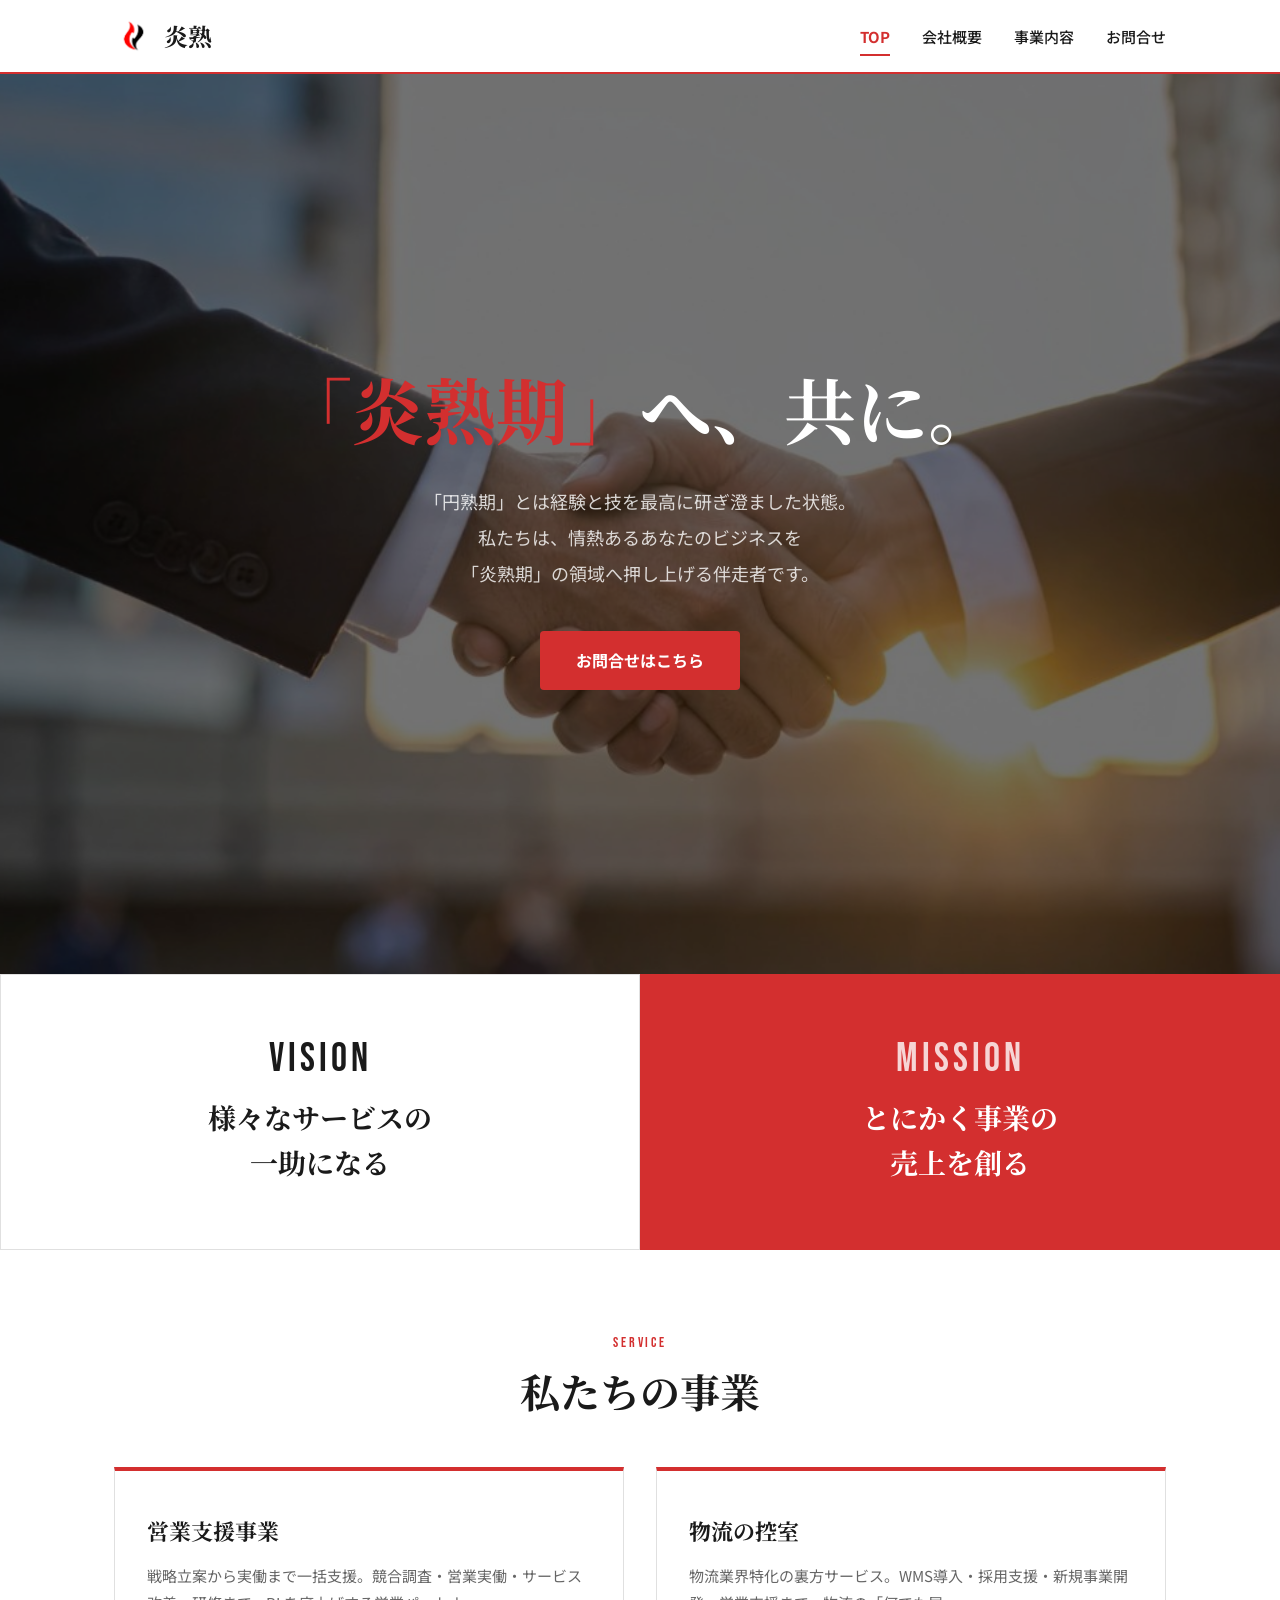
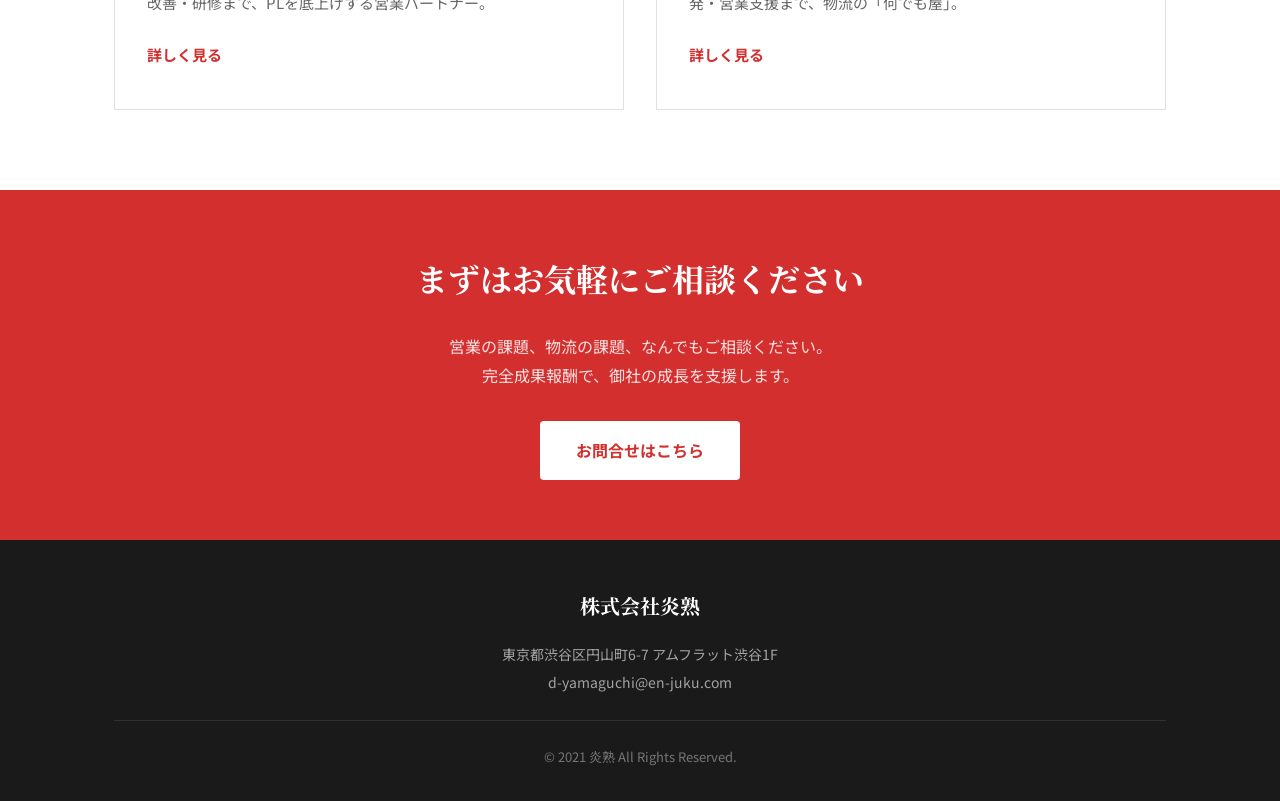
<file: index.html>
<!DOCTYPE html>
<html lang="ja">
<head>
  <meta charset="UTF-8">
  <meta name="viewport" content="width=device-width, initial-scale=1.0">
  <title>株式会社炎熟 | ビジネスを「炎熟期」へ</title>
  <meta name="description" content="株式会社炎熟は営業支援事業と物流業界特化型サービス「物流の控室」を展開。完全成果報酬でお客様の売上拡大を支援します。">
  <meta property="og:title" content="株式会社炎熟 | ビジネスを「炎熟期」へ">
  <meta property="og:description" content="営業支援から物流の裏方まで。炎熟があなたのビジネスを最高の状態へ。">
  <meta property="og:type" content="website">
  <link rel="icon" type="image/png" href="assets/logo.png">

  <!-- Google Fonts -->
  <link rel="preconnect" href="https://fonts.googleapis.com">
  <link rel="preconnect" href="https://fonts.gstatic.com" crossorigin>
  <link href="https://fonts.googleapis.com/css2?family=Bebas+Neue&family=Noto+Sans+JP:wght@400;500;700&family=Noto+Serif+JP:wght@700&display=swap" rel="stylesheet">

  <!-- Custom CSS -->
  <link rel="stylesheet" href="css/style.css">
</head>
<body data-page="top">

  <!-- ========== Navigation ========== -->
  <header class="nav-header">
    <div class="container">
      <div class="nav-inner">
        <a href="index.html" class="nav-logo">
          <img src="assets/logo.png" alt="炎熟ロゴ" class="nav-logo-icon">
          <span class="nav-logo-text">炎熟</span>
        </a>
        <nav class="nav-links">
          <a href="index.html" class="nav-link active">TOP</a>
          <a href="company.html" class="nav-link">会社概要</a>
          <a href="service.html" class="nav-link">事業内容</a>
          <a href="contact.html" class="nav-link">お問合せ</a>
        </nav>
        <button class="hamburger" aria-label="メニュー">
          <span></span>
          <span></span>
          <span></span>
        </button>
      </div>
    </div>
  </header>

  <!-- Mobile Menu -->
  <div class="mobile-menu">
    <a href="index.html" class="active">TOP</a>
    <a href="company.html">会社概要</a>
    <a href="service.html">事業内容</a>
    <a href="contact.html">お問合せ</a>
  </div>

  <!-- ========== Hero Section ========== -->
  <section class="hero" style="background-image: url('assets/hero.jpg');">
    <div class="hero-overlay"></div>
    <div class="hero-content">
      <h1 class="hero-catch fade-up">
        <span class="accent">「炎熟期」</span>へ、共に。
      </h1>
      <p class="hero-sub fade-up fade-up-d1">
        「円熟期」とは経験と技を最高に研ぎ澄ました状態。<br>
        私たちは、情熱あるあなたのビジネスを<br>
        「炎熟期」の領域へ押し上げる伴走者です。
      </p>
      <div class="fade-up fade-up-d2">
        <a href="contact.html" class="btn-primary">お問合せはこちら</a>
      </div>
    </div>
  </section>

  <!-- ========== Vision / Mission ========== -->
  <section class="fade-up">
    <div class="vm-grid">
      <div class="vm-card vm-card-vision">
        <div class="vm-label font-display">VISION</div>
        <p class="vm-text">様々なサービスの<br>一助になる</p>
      </div>
      <div class="vm-card vm-card-mission">
        <div class="vm-label font-display">MISSION</div>
        <p class="vm-text">とにかく事業の<br>売上を創る</p>
      </div>
    </div>
  </section>

  <!-- ========== 事業紹介ショート ========== -->
  <section class="section">
    <div class="container">
      <div class="section-header">
        <div class="section-label font-display fade-up">SERVICE</div>
        <h2 class="section-title fade-up fade-up-d1">私たちの事業</h2>
      </div>

      <div class="service-cards">
        <div class="service-card fade-up">
          <h3>営業支援事業</h3>
          <p>戦略立案から実働まで一括支援。競合調査・営業実働・サービス改善・研修まで、PLを底上げする営業パートナー。</p>
          <a href="service.html" class="link-arrow">詳しく見る</a>
        </div>
        <div class="service-card fade-up fade-up-d1">
          <h3>物流の控室</h3>
          <p>物流業界特化の裏方サービス。WMS導入・採用支援・新規事業開発・営業支援まで、物流の「何でも屋」。</p>
          <a href="service.html#hikaeshitsu" class="link-arrow">詳しく見る</a>
        </div>
      </div>
    </div>
  </section>


  <!-- ========== CTA ========== -->
  <section class="section-red cta-section">
    <div class="container fade-up">
      <h2>まずはお気軽にご相談ください</h2>
      <p>営業の課題、物流の課題、なんでもご相談ください。<br>完全成果報酬で、御社の成長を支援します。</p>
      <a href="contact.html" class="btn-white">お問合せはこちら</a>
    </div>
  </section>

  <!-- ========== Footer ========== -->
  <footer class="footer">
    <div class="container">
      <div class="footer-inner">
        <div class="footer-company">株式会社炎熟</div>
        <div class="footer-info">
          東京都渋谷区円山町6-7 アムフラット渋谷1F<br>
          <a href="mailto:d-yamaguchi@en-juku.com">d-yamaguchi@en-juku.com</a>
        </div>
        <div class="footer-copyright">
          &copy; 2021 炎熟 All Rights Reserved.
        </div>
      </div>
    </div>
  </footer>

  <button class="scroll-top" aria-label="ページトップへ">↑</button>

  <script src="js/main.js"></script>
</body>
</html>
</file>
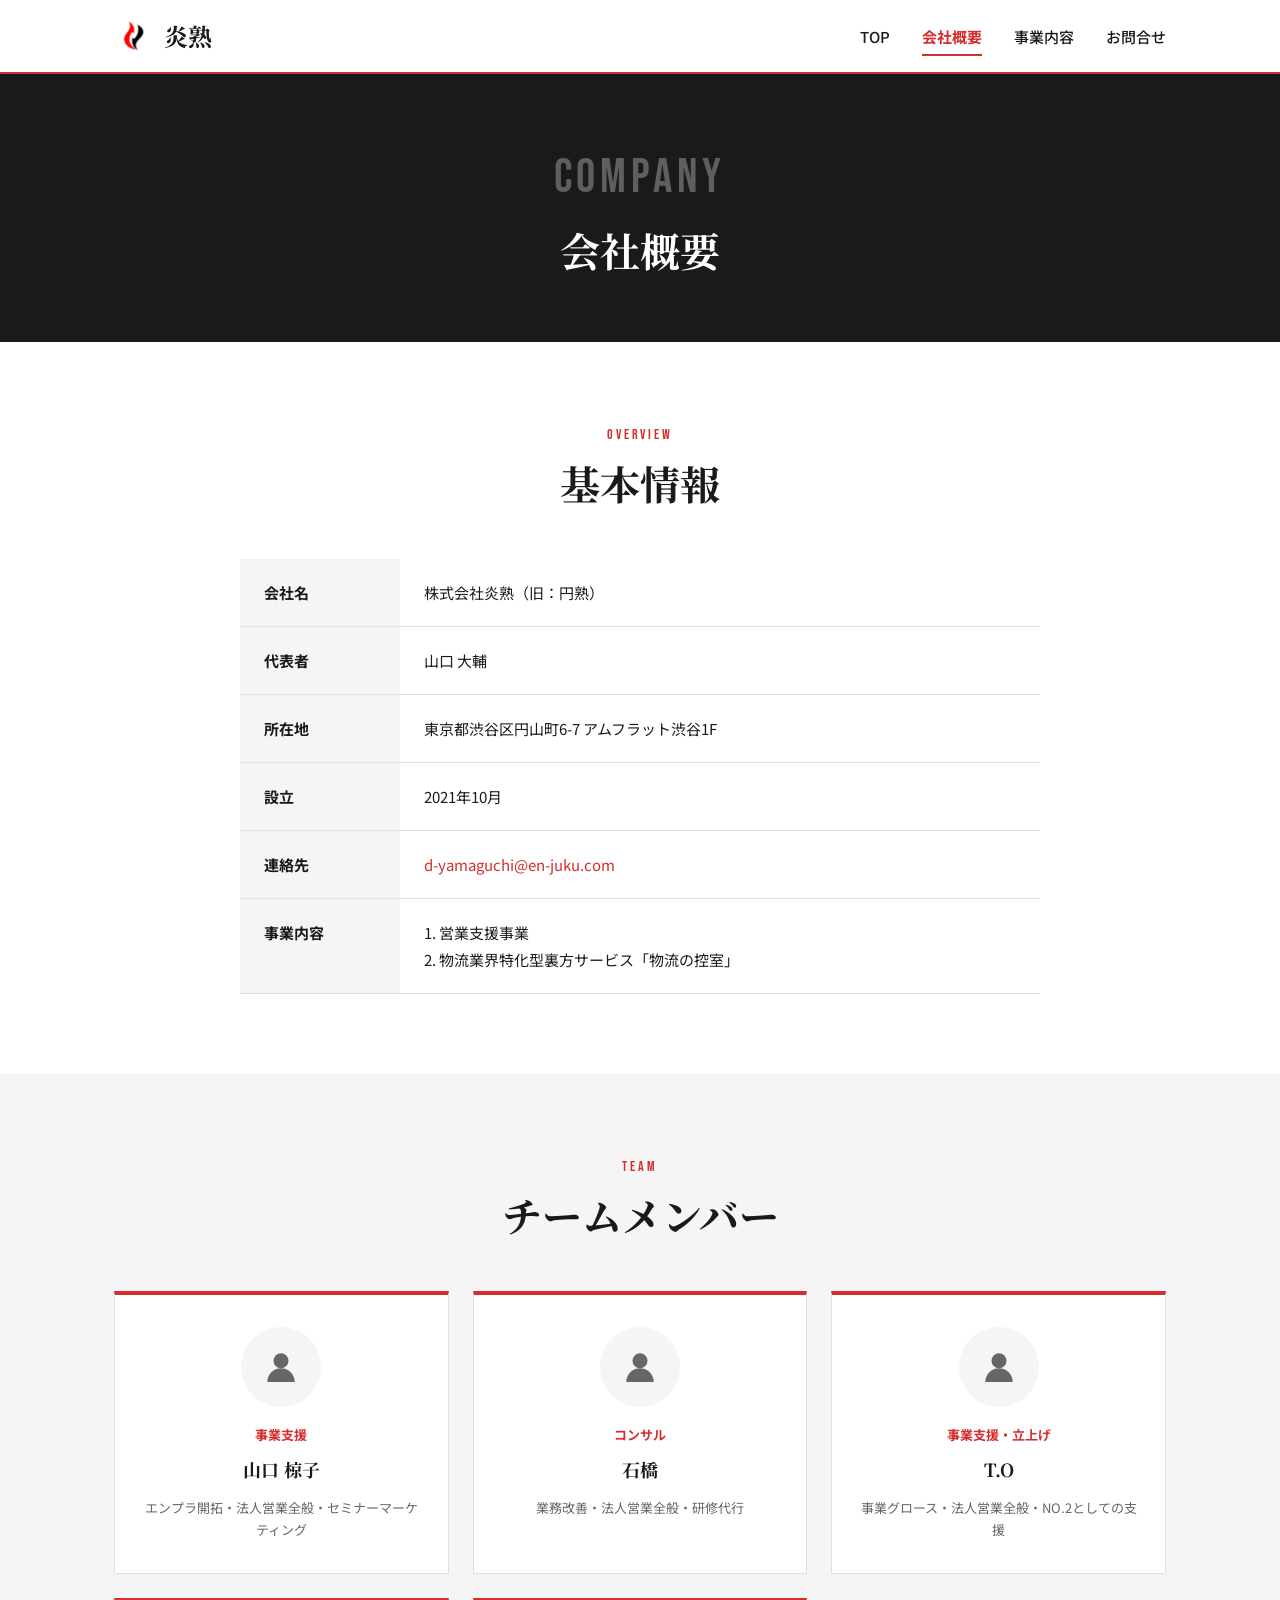
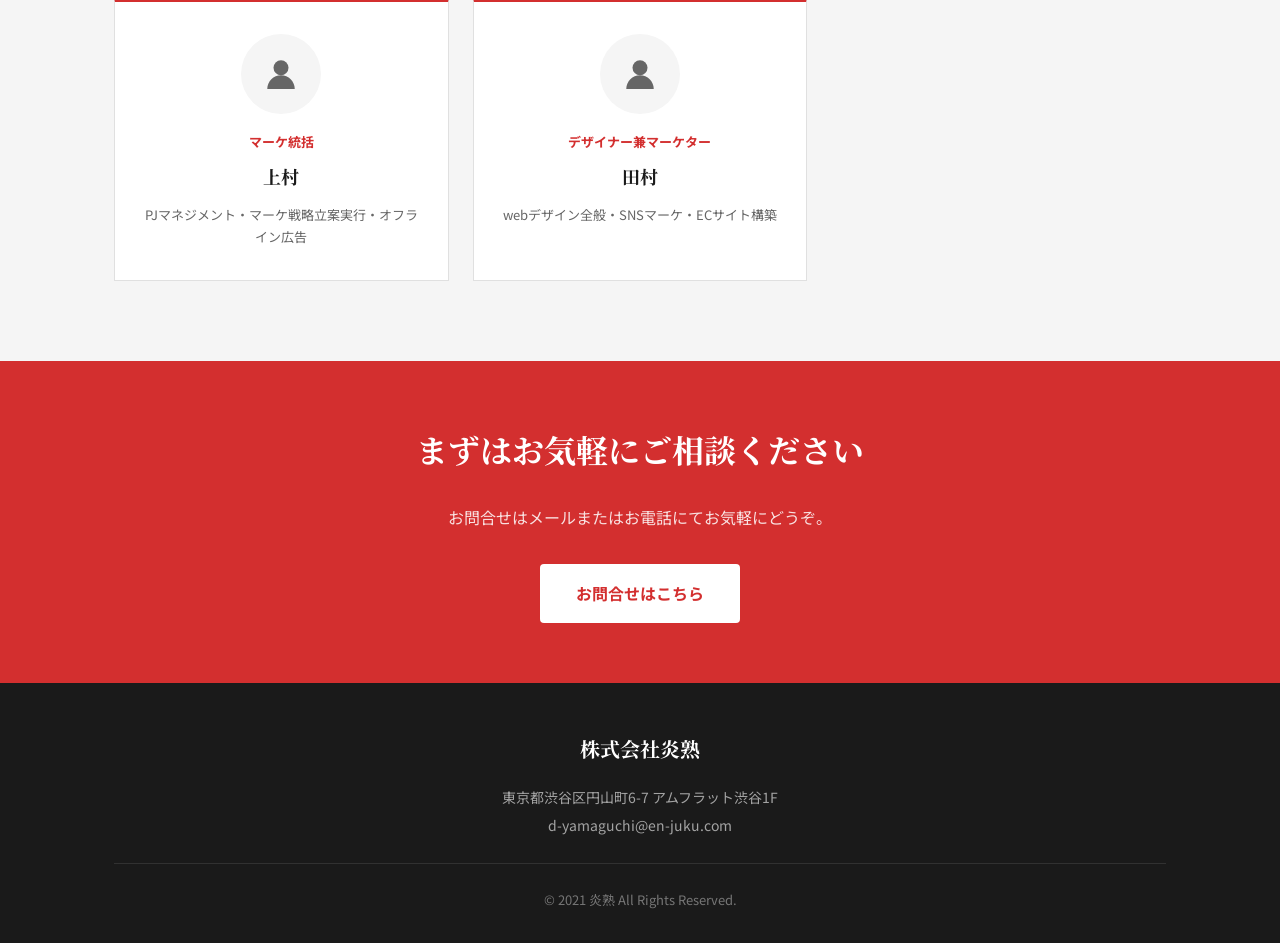
<file: company.html>
<!DOCTYPE html>
<html lang="ja">
<head>
  <meta charset="UTF-8">
  <meta name="viewport" content="width=device-width, initial-scale=1.0">
  <title>会社概要 | 株式会社炎熟</title>
  <meta name="description" content="株式会社炎熟の会社概要。営業支援事業と物流業界特化型サービスを展開する、ビジネスの伴走者です。">
  <meta property="og:title" content="会社概要 | 株式会社炎熟">
  <meta property="og:description" content="株式会社炎熟の会社概要・チームメンバー紹介。">
  <meta property="og:type" content="website">
  <link rel="icon" type="image/png" href="assets/logo.png">

  <!-- Google Fonts -->
  <link rel="preconnect" href="https://fonts.googleapis.com">
  <link rel="preconnect" href="https://fonts.gstatic.com" crossorigin>
  <link href="https://fonts.googleapis.com/css2?family=Bebas+Neue&family=Noto+Sans+JP:wght@400;500;700&family=Noto+Serif+JP:wght@700&display=swap" rel="stylesheet">

  <!-- Custom CSS -->
  <link rel="stylesheet" href="css/style.css">
</head>
<body data-page="company">

  <!-- ========== Navigation ========== -->
  <header class="nav-header scrolled">
    <div class="container">
      <div class="nav-inner">
        <a href="index.html" class="nav-logo">
          <img src="assets/logo.png" alt="炎熟ロゴ" class="nav-logo-icon">
          <span class="nav-logo-text">炎熟</span>
        </a>
        <nav class="nav-links">
          <a href="index.html" class="nav-link">TOP</a>
          <a href="company.html" class="nav-link active">会社概要</a>
          <a href="service.html" class="nav-link">事業内容</a>
          <a href="contact.html" class="nav-link">お問合せ</a>
        </nav>
        <button class="hamburger" aria-label="メニュー">
          <span></span>
          <span></span>
          <span></span>
        </button>
      </div>
    </div>
  </header>

  <!-- Mobile Menu -->
  <div class="mobile-menu">
    <a href="index.html">TOP</a>
    <a href="company.html" class="active">会社概要</a>
    <a href="service.html">事業内容</a>
    <a href="contact.html">お問合せ</a>
  </div>

  <!-- ========== Page Header ========== -->
  <section class="page-header">
    <div class="container">
      <div class="page-header-label font-display fade-up">COMPANY</div>
      <h1 class="page-header-title fade-up fade-up-d1">会社概要</h1>
    </div>
  </section>

  <!-- ========== Company Info ========== -->
  <section class="section">
    <div class="container">
      <div class="section-header">
        <div class="section-label font-display fade-up">OVERVIEW</div>
        <h2 class="section-title fade-up fade-up-d1">基本情報</h2>
      </div>

      <div class="fade-up fade-up-d2" style="max-width: 800px; margin: 0 auto;">
        <table class="company-table">
          <tbody>
            <tr>
              <th>会社名</th>
              <td>株式会社炎熟（旧：円熟）</td>
            </tr>
            <tr>
              <th>代表者</th>
              <td>山口 大輔</td>
            </tr>
            <tr>
              <th>所在地</th>
              <td>東京都渋谷区円山町6-7 アムフラット渋谷1F</td>
            </tr>
            <tr>
              <th>設立</th>
              <td>2021年10月</td>
            </tr>
            <tr>
              <th>連絡先</th>
              <td><a href="mailto:d-yamaguchi@en-juku.com" style="color: #D32F2F;">d-yamaguchi@en-juku.com</a></td>
            </tr>
            <tr>
              <th>事業内容</th>
              <td>
                1. 営業支援事業<br>
                2. 物流業界特化型裏方サービス「物流の控室」
              </td>
            </tr>
          </tbody>
        </table>
      </div>
    </div>
  </section>

  <!-- ========== Team Members ========== -->
  <section class="section section-gray">
    <div class="container">
      <div class="section-header">
        <div class="section-label font-display fade-up">TEAM</div>
        <h2 class="section-title fade-up fade-up-d1">チームメンバー</h2>
      </div>

      <div class="team-grid">
        <!-- Member 1 -->
        <div class="team-card fade-up">
          <div class="team-avatar">
            <svg viewBox="0 0 64 64" xmlns="http://www.w3.org/2000/svg"><circle cx="32" cy="22" r="12"/><path d="M10 56c0-12 10-22 22-22s22 10 22 22"/></svg>
          </div>
          <div class="team-role">事業支援</div>
          <div class="team-name">山口 椋子</div>
          <div class="team-skill">エンプラ開拓・法人営業全般・セミナーマーケティング</div>
        </div>

        <!-- Member 2 -->
        <div class="team-card fade-up fade-up-d1">
          <div class="team-avatar">
            <svg viewBox="0 0 64 64" xmlns="http://www.w3.org/2000/svg"><circle cx="32" cy="22" r="12"/><path d="M10 56c0-12 10-22 22-22s22 10 22 22"/></svg>
          </div>
          <div class="team-role">コンサル</div>
          <div class="team-name">石橋</div>
          <div class="team-skill">業務改善・法人営業全般・研修代行</div>
        </div>

        <!-- Member 3 -->
        <div class="team-card fade-up fade-up-d2">
          <div class="team-avatar">
            <svg viewBox="0 0 64 64" xmlns="http://www.w3.org/2000/svg"><circle cx="32" cy="22" r="12"/><path d="M10 56c0-12 10-22 22-22s22 10 22 22"/></svg>
          </div>
          <div class="team-role">事業支援・立上げ</div>
          <div class="team-name">T.O</div>
          <div class="team-skill">事業グロース・法人営業全般・NO.2としての支援</div>
        </div>

        <!-- Member 4 -->
        <div class="team-card fade-up">
          <div class="team-avatar">
            <svg viewBox="0 0 64 64" xmlns="http://www.w3.org/2000/svg"><circle cx="32" cy="22" r="12"/><path d="M10 56c0-12 10-22 22-22s22 10 22 22"/></svg>
          </div>
          <div class="team-role">マーケ統括</div>
          <div class="team-name">上村</div>
          <div class="team-skill">PJマネジメント・マーケ戦略立案実行・オフライン広告</div>
        </div>

        <!-- Member 5 -->
        <div class="team-card fade-up fade-up-d1">
          <div class="team-avatar">
            <svg viewBox="0 0 64 64" xmlns="http://www.w3.org/2000/svg"><circle cx="32" cy="22" r="12"/><path d="M10 56c0-12 10-22 22-22s22 10 22 22"/></svg>
          </div>
          <div class="team-role">デザイナー兼マーケター</div>
          <div class="team-name">田村</div>
          <div class="team-skill">webデザイン全般・SNSマーケ・ECサイト構築</div>
        </div>
      </div>
    </div>
  </section>

  <!-- ========== CTA ========== -->
  <section class="section-red cta-section">
    <div class="container fade-up">
      <h2>まずはお気軽にご相談ください</h2>
      <p>お問合せはメールまたはお電話にてお気軽にどうぞ。</p>
      <a href="contact.html" class="btn-white">お問合せはこちら</a>
    </div>
  </section>

  <!-- ========== Footer ========== -->
  <footer class="footer">
    <div class="container">
      <div class="footer-inner">
        <div class="footer-company">株式会社炎熟</div>
        <div class="footer-info">
          東京都渋谷区円山町6-7 アムフラット渋谷1F<br>
          <a href="mailto:d-yamaguchi@en-juku.com">d-yamaguchi@en-juku.com</a>
        </div>
        <div class="footer-copyright">
          &copy; 2021 炎熟 All Rights Reserved.
        </div>
      </div>
    </div>
  </footer>

  <button class="scroll-top" aria-label="ページトップへ">↑</button>

  <script src="js/main.js"></script>
</body>
</html>
</file>
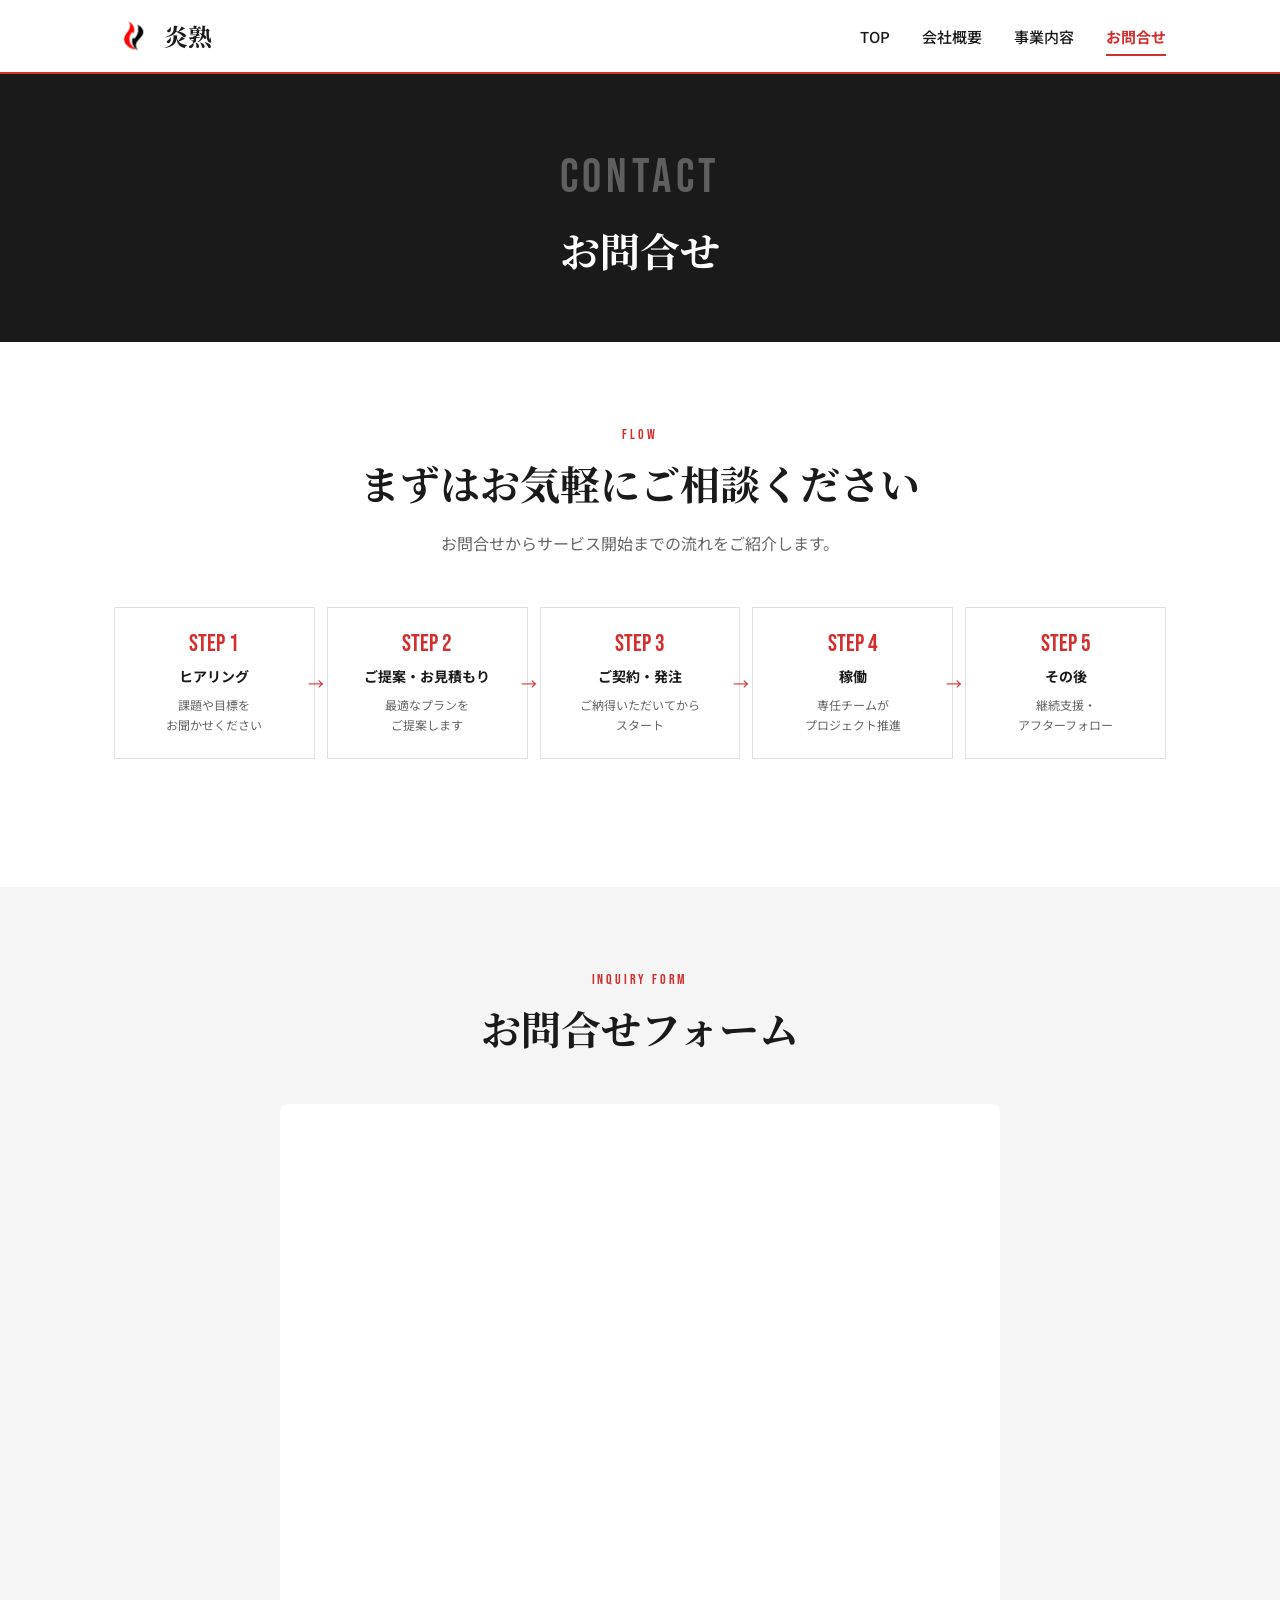
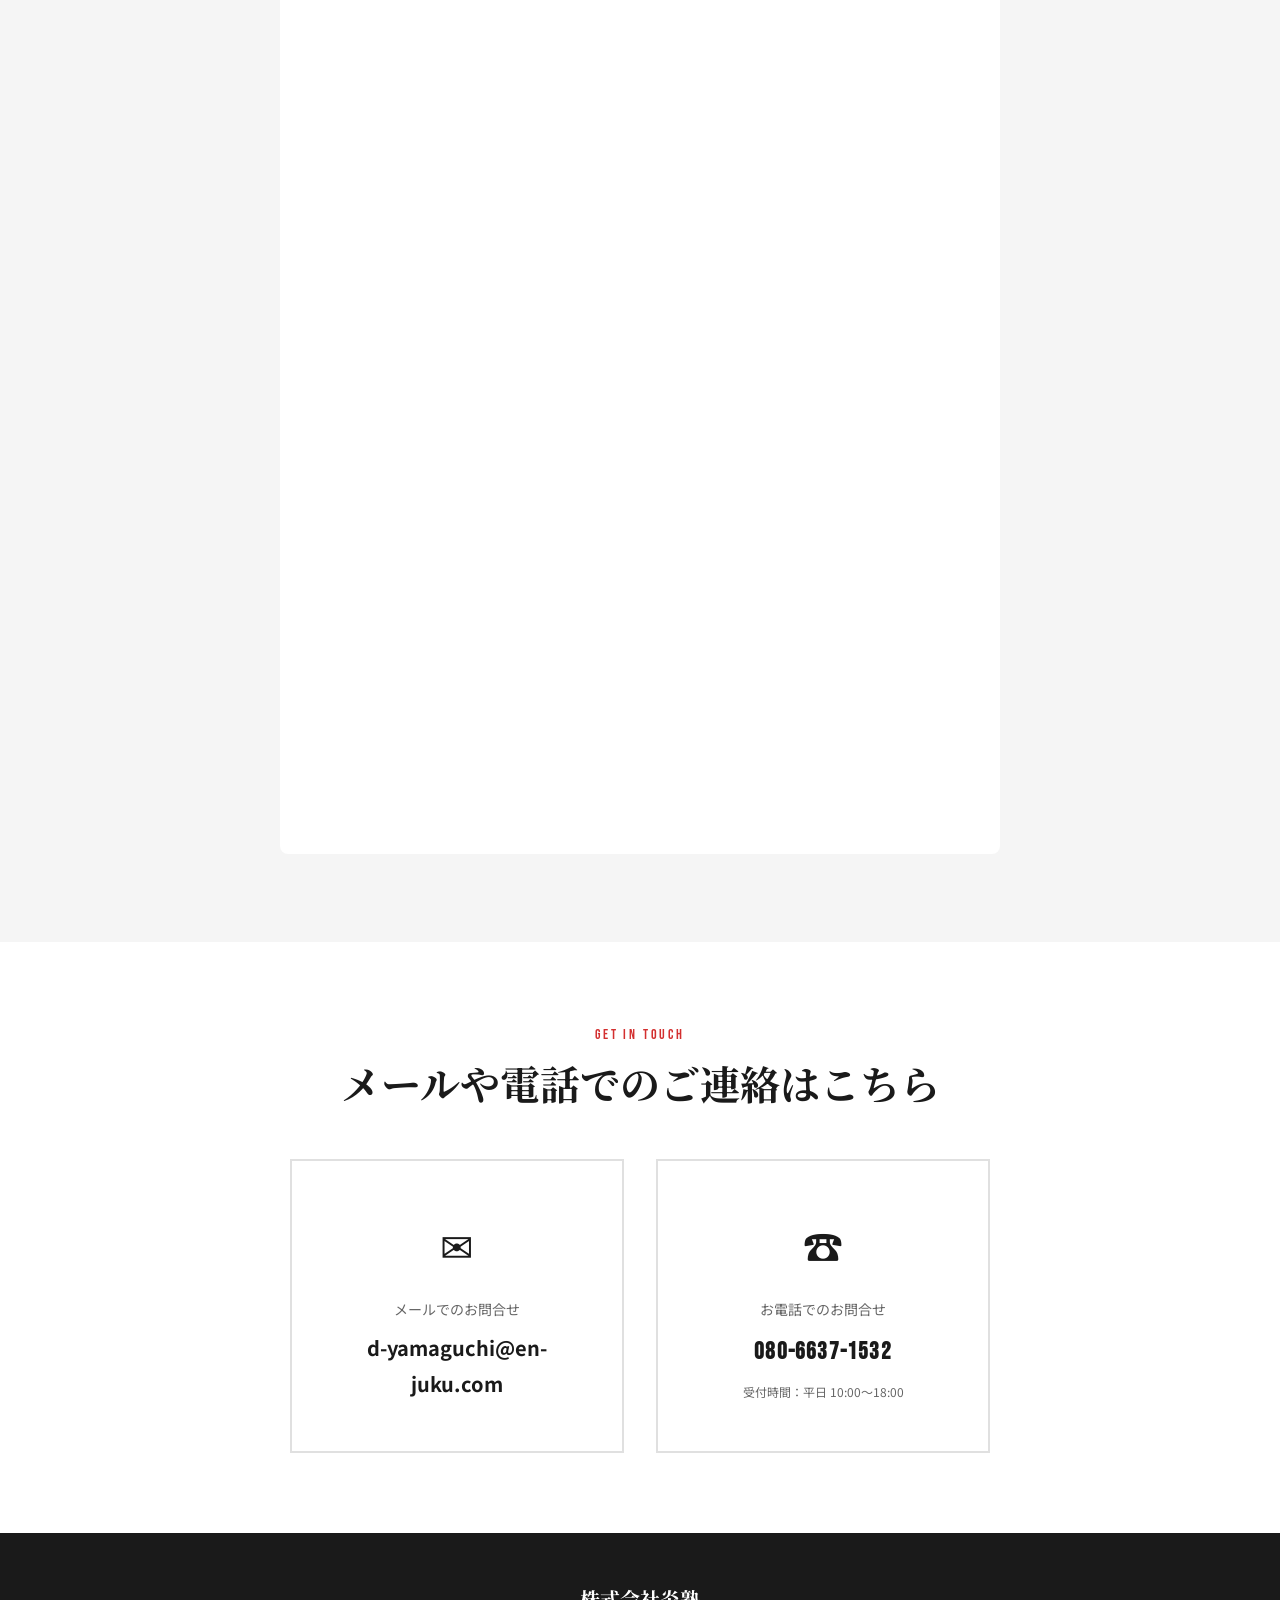
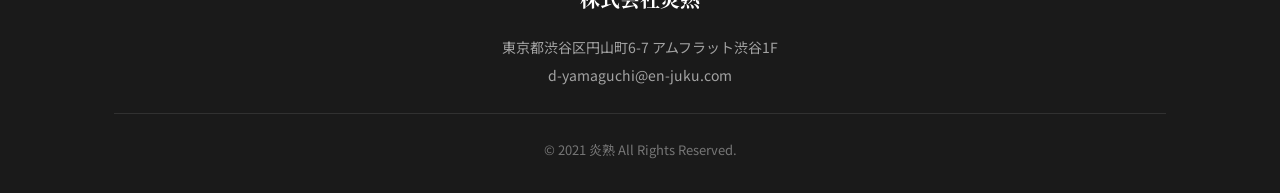
<file: contact.html>
<!DOCTYPE html>
<html lang="ja">
<head>
  <meta charset="UTF-8">
  <meta name="viewport" content="width=device-width, initial-scale=1.0">
  <title>お問合せ | 株式会社炎熟</title>
  <meta name="description" content="株式会社炎熟へのお問合せ。営業支援・物流サービスのご相談はメールまたはお電話にて。">
  <meta property="og:title" content="お問合せ | 株式会社炎熟">
  <meta property="og:description" content="炎熟へのお問合せはこちら。メールまたはお電話でお気軽にどうぞ。">
  <meta property="og:type" content="website">
  <link rel="icon" type="image/png" href="assets/logo.png">

  <!-- Google Fonts -->
  <link rel="preconnect" href="https://fonts.googleapis.com">
  <link rel="preconnect" href="https://fonts.gstatic.com" crossorigin>
  <link href="https://fonts.googleapis.com/css2?family=Bebas+Neue&family=Noto+Sans+JP:wght@400;500;700&family=Noto+Serif+JP:wght@700&display=swap" rel="stylesheet">

  <!-- Custom CSS -->
  <link rel="stylesheet" href="css/style.css">
</head>
<body data-page="contact">

  <!-- ========== Navigation ========== -->
  <header class="nav-header scrolled">
    <div class="container">
      <div class="nav-inner">
        <a href="index.html" class="nav-logo">
          <img src="assets/logo.png" alt="炎熟ロゴ" class="nav-logo-icon">
          <span class="nav-logo-text">炎熟</span>
        </a>
        <nav class="nav-links">
          <a href="index.html" class="nav-link">TOP</a>
          <a href="company.html" class="nav-link">会社概要</a>
          <a href="service.html" class="nav-link">事業内容</a>
          <a href="contact.html" class="nav-link active">お問合せ</a>
        </nav>
        <button class="hamburger" aria-label="メニュー">
          <span></span>
          <span></span>
          <span></span>
        </button>
      </div>
    </div>
  </header>

  <!-- Mobile Menu -->
  <div class="mobile-menu">
    <a href="index.html">TOP</a>
    <a href="company.html">会社概要</a>
    <a href="service.html">事業内容</a>
    <a href="contact.html" class="active">お問合せ</a>
  </div>

  <!-- ========== Page Header ========== -->
  <section class="page-header">
    <div class="container">
      <div class="page-header-label font-display fade-up">CONTACT</div>
      <h1 class="page-header-title fade-up fade-up-d1">お問合せ</h1>
    </div>
  </section>

  <!-- ========== サービスフロー ========== -->
  <section class="section">
    <div class="container">
      <div class="section-header">
        <div class="section-label font-display fade-up">FLOW</div>
        <h2 class="section-title fade-up fade-up-d1">まずはお気軽にご相談ください</h2>
        <p class="section-description fade-up fade-up-d2">
          お問合せからサービス開始までの流れをご紹介します。
        </p>
      </div>

      <!-- 5ステップ -->
      <div class="contact-steps fade-up fade-up-d3">
        <div class="contact-step">
          <div class="contact-step-num font-display">STEP 1</div>
          <h4>ヒアリング</h4>
          <p>課題や目標を<br>お聞かせください</p>
          <span class="contact-step-arrow">→</span>
        </div>
        <div class="contact-step">
          <div class="contact-step-num font-display">STEP 2</div>
          <h4>ご提案・お見積もり</h4>
          <p>最適なプランを<br>ご提案します</p>
          <span class="contact-step-arrow">→</span>
        </div>
        <div class="contact-step">
          <div class="contact-step-num font-display">STEP 3</div>
          <h4>ご契約・発注</h4>
          <p>ご納得いただいてから<br>スタート</p>
          <span class="contact-step-arrow">→</span>
        </div>
        <div class="contact-step">
          <div class="contact-step-num font-display">STEP 4</div>
          <h4>稼働</h4>
          <p>専任チームが<br>プロジェクト推進</p>
          <span class="contact-step-arrow">→</span>
        </div>
        <div class="contact-step">
          <div class="contact-step-num font-display">STEP 5</div>
          <h4>その後</h4>
          <p>継続支援・<br>アフターフォロー</p>
        </div>
      </div>
    </div>
  </section>

  <!-- ========== Googleフォーム ========== -->
  <section class="section section-gray">
    <div class="container">
      <div class="section-header">
        <div class="section-label font-display fade-up">INQUIRY FORM</div>
        <h2 class="section-title fade-up fade-up-d1">お問合せフォーム</h2>
      </div>
      <div class="fade-up fade-up-d2" style="max-width: 720px; margin: 0 auto;">
        <iframe src="https://docs.google.com/forms/d/e/1FAIpQLSefuAQW-qrOJOhKjokeqyIcbs_G4EEZoYeVySxmjlr-AO9ZKQ/viewform?embedded=true" width="100%" height="1350" frameborder="0" marginheight="0" marginwidth="0" style="border: none; border-radius: 8px; background: #fff;">読み込んでいます…</iframe>
      </div>
    </div>
  </section>

  <!-- ========== 連絡先カード ========== -->
  <section class="section">
    <div class="container">
      <div class="section-header">
        <div class="section-label font-display fade-up">GET IN TOUCH</div>
        <h2 class="section-title fade-up fade-up-d1">メールや電話でのご連絡はこちら</h2>
      </div>

      <div class="contact-cards fade-up fade-up-d2">
        <a href="mailto:d-yamaguchi@en-juku.com" class="contact-card">
          <div class="contact-card-icon">&#9993;</div>
          <div class="contact-card-label">メールでのお問合せ</div>
          <div class="contact-card-value">d-yamaguchi@en-juku.com</div>
        </a>
        <a href="tel:080-6637-1532" class="contact-card">
          <div class="contact-card-icon">&#9742;</div>
          <div class="contact-card-label">お電話でのお問合せ</div>
          <div class="contact-card-value font-display" style="font-size: 1.5rem; letter-spacing: 0.05em;">080-6637-1532</div>
          <div class="contact-card-note">受付時間：平日 10:00〜18:00</div>
        </a>
      </div>
    </div>
  </section>

  <!-- ========== Footer ========== -->
  <footer class="footer">
    <div class="container">
      <div class="footer-inner">
        <div class="footer-company">株式会社炎熟</div>
        <div class="footer-info">
          東京都渋谷区円山町6-7 アムフラット渋谷1F<br>
          <a href="mailto:d-yamaguchi@en-juku.com">d-yamaguchi@en-juku.com</a>
        </div>
        <div class="footer-copyright">
          &copy; 2021 炎熟 All Rights Reserved.
        </div>
      </div>
    </div>
  </footer>

  <button class="scroll-top" aria-label="ページトップへ">↑</button>

  <script src="js/main.js"></script>
</body>
</html>
</file>
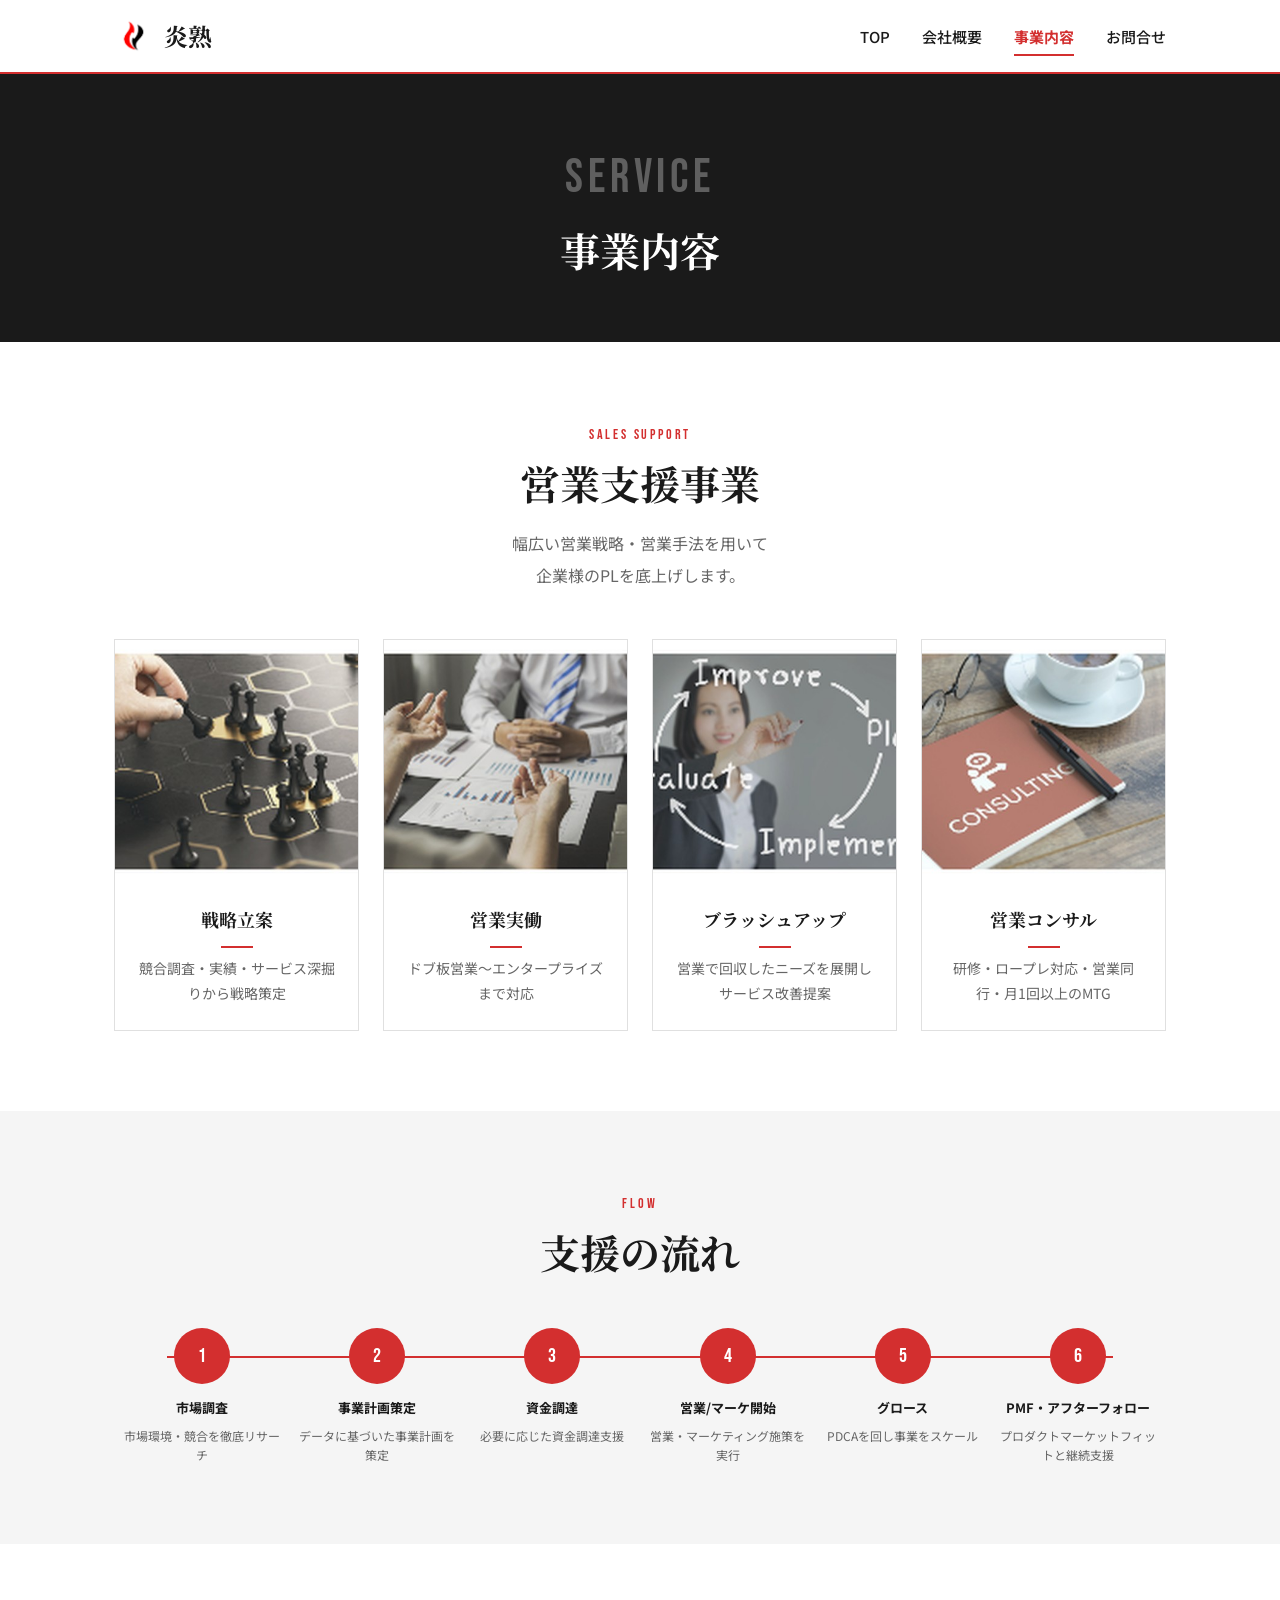
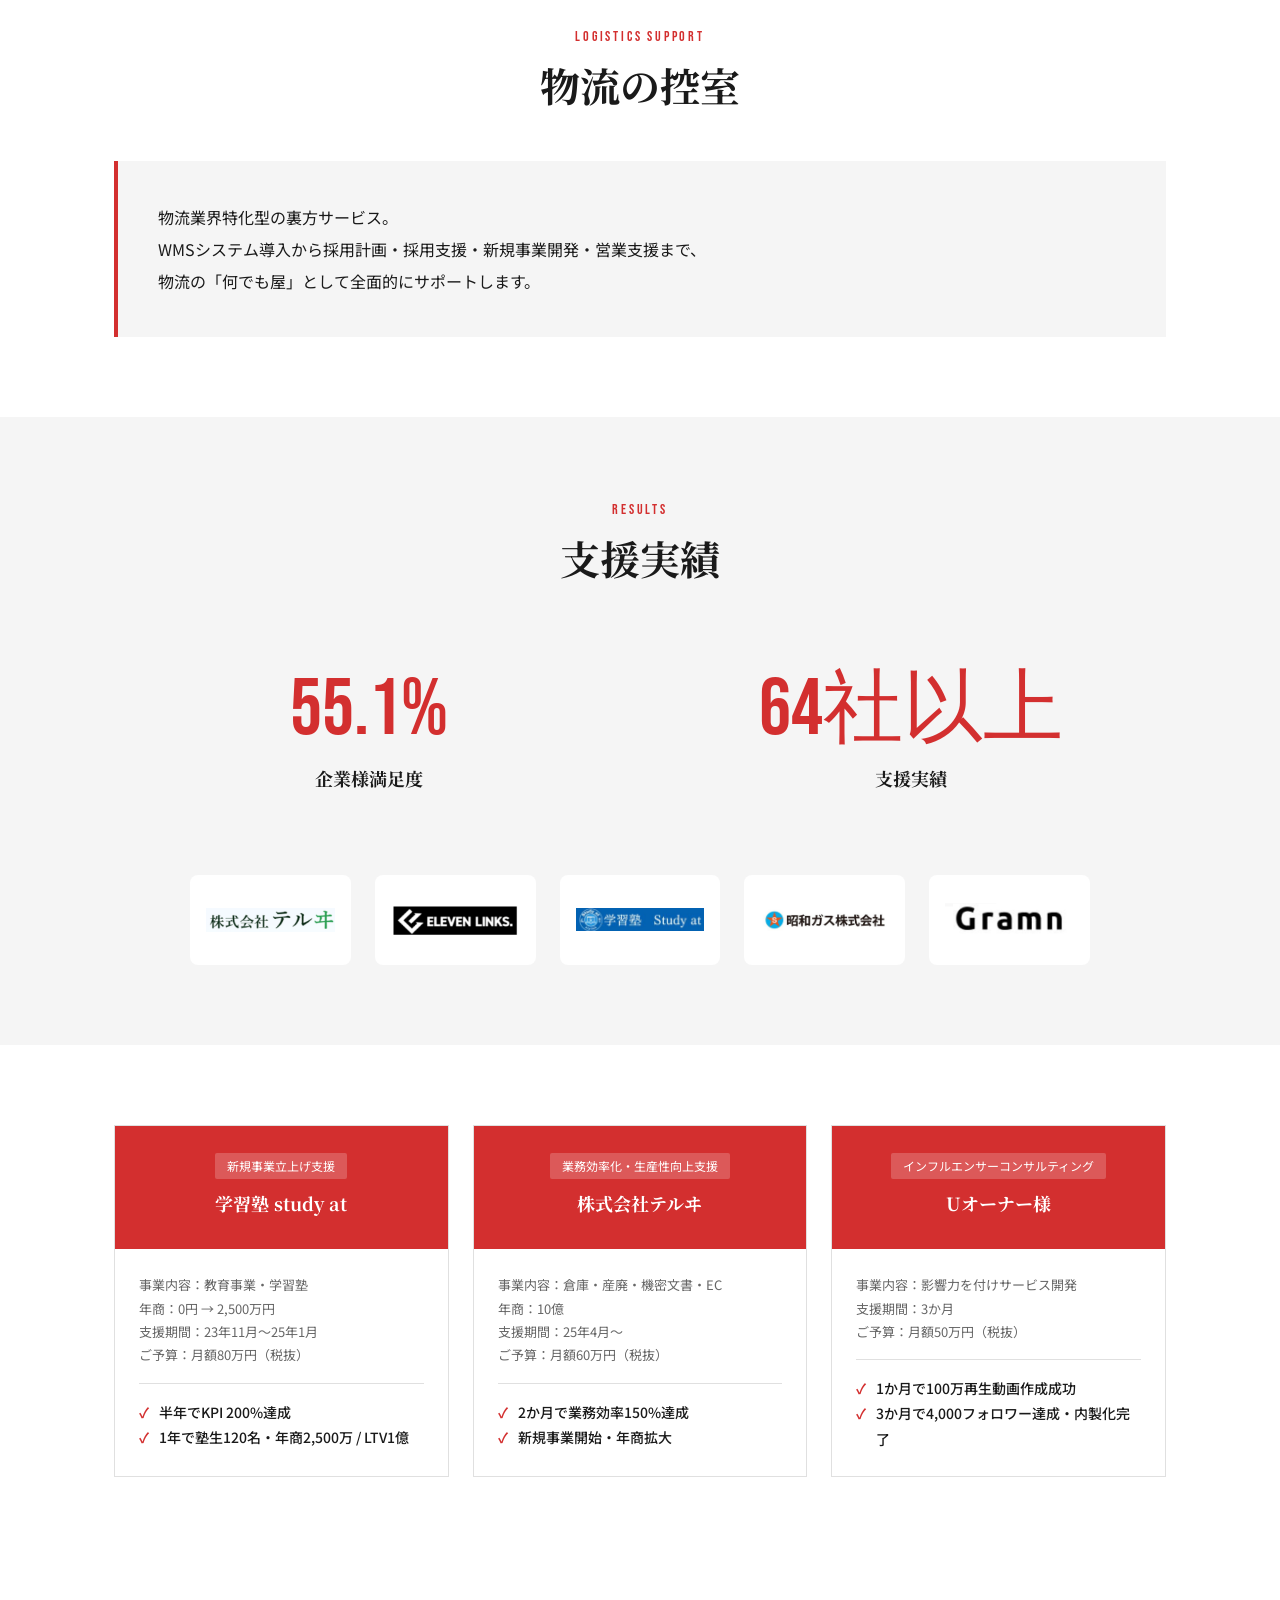
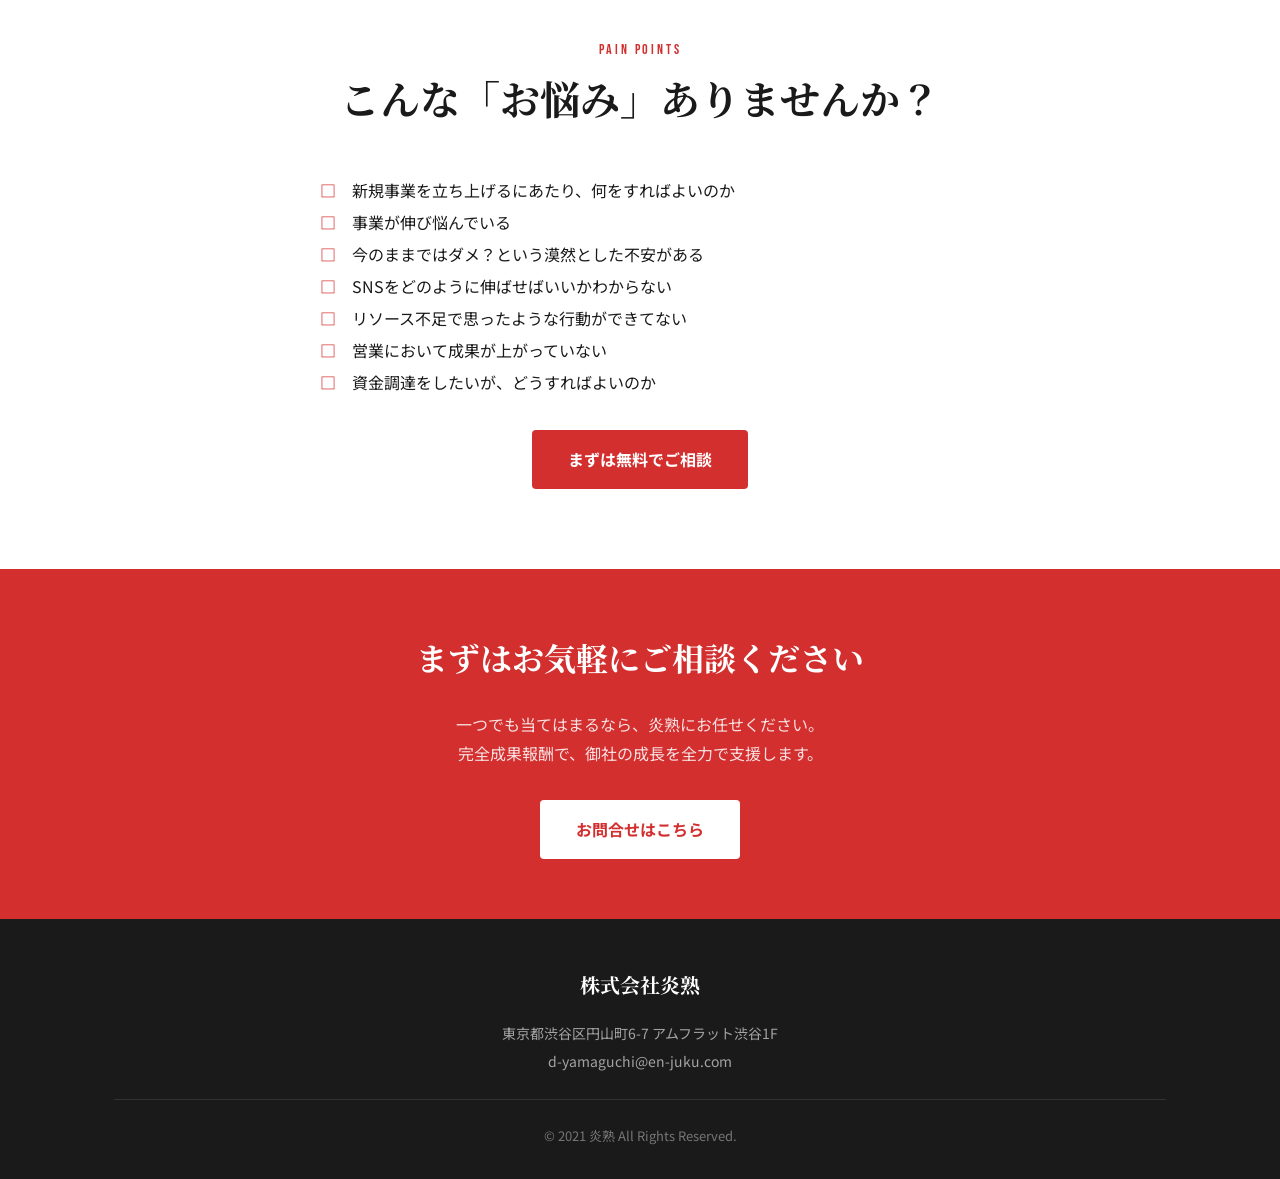
<file: service.html>
<!DOCTYPE html>
<html lang="ja">
<head>
  <meta charset="UTF-8">
  <meta name="viewport" content="width=device-width, initial-scale=1.0">
  <title>事業内容 | 株式会社炎熟</title>
  <meta name="description" content="株式会社炎熟の事業内容。営業支援事業と物流業界特化型サービス「物流の控室」。支援実績もご紹介。">
  <meta property="og:title" content="事業内容 | 株式会社炎熟">
  <meta property="og:description" content="営業支援事業と物流の控室。幅広い営業戦略で企業様のPLを底上げします。">
  <meta property="og:type" content="website">
  <link rel="icon" type="image/png" href="assets/logo.png">

  <!-- Google Fonts -->
  <link rel="preconnect" href="https://fonts.googleapis.com">
  <link rel="preconnect" href="https://fonts.gstatic.com" crossorigin>
  <link href="https://fonts.googleapis.com/css2?family=Bebas+Neue&family=Noto+Sans+JP:wght@400;500;700&family=Noto+Serif+JP:wght@700&display=swap" rel="stylesheet">

  <!-- Custom CSS -->
  <link rel="stylesheet" href="css/style.css">
</head>
<body data-page="service">

  <!-- ========== Navigation ========== -->
  <header class="nav-header scrolled">
    <div class="container">
      <div class="nav-inner">
        <a href="index.html" class="nav-logo">
          <img src="assets/logo.png" alt="炎熟ロゴ" class="nav-logo-icon">
          <span class="nav-logo-text">炎熟</span>
        </a>
        <nav class="nav-links">
          <a href="index.html" class="nav-link">TOP</a>
          <a href="company.html" class="nav-link">会社概要</a>
          <a href="service.html" class="nav-link active">事業内容</a>
          <a href="contact.html" class="nav-link">お問合せ</a>
        </nav>
        <button class="hamburger" aria-label="メニュー">
          <span></span>
          <span></span>
          <span></span>
        </button>
      </div>
    </div>
  </header>

  <!-- Mobile Menu -->
  <div class="mobile-menu">
    <a href="index.html">TOP</a>
    <a href="company.html">会社概要</a>
    <a href="service.html" class="active">事業内容</a>
    <a href="contact.html">お問合せ</a>
  </div>

  <!-- ========== Page Header ========== -->
  <section class="page-header">
    <div class="container">
      <div class="page-header-label font-display fade-up">SERVICE</div>
      <h1 class="page-header-title fade-up fade-up-d1">事業内容</h1>
    </div>
  </section>

  <!-- ========== セクション1: 営業支援事業 ========== -->
  <section class="section">
    <div class="container">
      <div class="section-header">
        <div class="section-label font-display fade-up">SALES SUPPORT</div>
        <h2 class="section-title fade-up fade-up-d1">営業支援事業</h2>
        <p class="section-description fade-up fade-up-d2">
          幅広い営業戦略・営業手法を用いて<br>企業様のPLを底上げします。
        </p>
      </div>

      <!-- 4メニュー横並びカード -->
      <div class="menu-grid">
        <div class="menu-card fade-up">
          <div class="menu-card-img">
            <img src="assets/strategy.jpg" alt="戦略立案">
          </div>
          <div class="menu-card-body">
            <h3>戦略立案</h3>
            <p>競合調査・実績・サービス深掘りから戦略策定</p>
          </div>
        </div>
        <div class="menu-card fade-up fade-up-d1">
          <div class="menu-card-img">
            <img src="assets/analysis.jpg" alt="営業実働">
          </div>
          <div class="menu-card-body">
            <h3>営業実働</h3>
            <p>ドブ板営業〜エンタープライズまで対応</p>
          </div>
        </div>
        <div class="menu-card fade-up fade-up-d2">
          <div class="menu-card-img">
            <img src="assets/pdca.jpg" alt="ブラッシュアップ">
          </div>
          <div class="menu-card-body">
            <h3>ブラッシュアップ</h3>
            <p>営業で回収したニーズを展開しサービス改善提案</p>
          </div>
        </div>
        <div class="menu-card fade-up fade-up-d3">
          <div class="menu-card-img">
            <img src="assets/consulting.jpg" alt="営業コンサル">
          </div>
          <div class="menu-card-body">
            <h3>営業コンサル</h3>
            <p>研修・ロープレ対応・営業同行・月1回以上のMTG</p>
          </div>
        </div>
      </div>
    </div>
  </section>

  <!-- 6ステップフロー -->
  <section class="section section-gray">
    <div class="container">
      <div class="section-header">
        <div class="section-label font-display fade-up">FLOW</div>
        <h2 class="section-title fade-up fade-up-d1">支援の流れ</h2>
      </div>

      <div class="flow-timeline fade-up fade-up-d2">
        <div class="flow-step">
          <div class="flow-step-num">1</div>
          <div>
            <h4>市場調査</h4>
            <p>市場環境・競合を徹底リサーチ</p>
          </div>
        </div>
        <div class="flow-step">
          <div class="flow-step-num">2</div>
          <div>
            <h4>事業計画策定</h4>
            <p>データに基づいた事業計画を策定</p>
          </div>
        </div>
        <div class="flow-step">
          <div class="flow-step-num">3</div>
          <div>
            <h4>資金調達</h4>
            <p>必要に応じた資金調達支援</p>
          </div>
        </div>
        <div class="flow-step">
          <div class="flow-step-num">4</div>
          <div>
            <h4>営業/マーケ開始</h4>
            <p>営業・マーケティング施策を実行</p>
          </div>
        </div>
        <div class="flow-step">
          <div class="flow-step-num">5</div>
          <div>
            <h4>グロース</h4>
            <p>PDCAを回し事業をスケール</p>
          </div>
        </div>
        <div class="flow-step">
          <div class="flow-step-num">6</div>
          <div>
            <h4>PMF・アフターフォロー</h4>
            <p>プロダクトマーケットフィットと継続支援</p>
          </div>
        </div>
      </div>
    </div>
  </section>

  <!-- ========== セクション2: 物流の控室 ========== -->
  <section id="hikaeshitsu" class="section">
    <div class="container">
      <div class="section-header">
        <div class="section-label font-display fade-up">LOGISTICS SUPPORT</div>
        <h2 class="section-title fade-up fade-up-d1">物流の控室</h2>
      </div>

      <div class="hikaeshitsu-box fade-up fade-up-d2">
        物流業界特化型の裏方サービス。<br>
        WMSシステム導入から採用計画・採用支援・新規事業開発・営業支援まで、<br>
        物流の「何でも屋」として全面的にサポートします。
      </div>
    </div>
  </section>

  <!-- ========== セクション3: 支援実績 ========== -->
  <section id="results" class="section section-gray">
    <div class="container">
      <div class="section-header">
        <div class="section-label font-display fade-up">RESULTS</div>
        <h2 class="section-title fade-up fade-up-d1">支援実績</h2>
      </div>

      <!-- 数字バナー -->
      <div class="stats-grid fade-up fade-up-d2" style="margin-bottom: 3rem;">
        <div class="stat-item">
          <div class="stat-number" data-count="85.7" data-suffix="%" data-decimal="1">0%</div>
          <div class="stat-label">企業様満足度</div>
        </div>
        <div class="stat-item">
          <div class="stat-number" data-count="100" data-suffix="社以上">0</div>
          <div class="stat-label">支援実績</div>
        </div>
      </div>

      <!-- ロゴウォール -->
      <div class="logo-wall fade-up fade-up-d3">
        <div class="logo-wall-item"><img src="assets/logos/telwi.png" alt="株式会社テルヰ"></div>
        <div class="logo-wall-item"><img src="assets/logos/eleven_links.png" alt="ELEVEN LINKS"></div>
        <div class="logo-wall-item"><img src="assets/logos/study_at.png" alt="学習塾 Study at"></div>
        <div class="logo-wall-item"><img src="assets/logos/showa_gas.png" alt="昭和ガス株式会社"></div>
        <div class="logo-wall-item"><img src="assets/logos/gramn.png" alt="Gramn"></div>
      </div>
    </div>
  </section>

  <!-- ========== セクション4: 支援事例 ========== -->
  <section class="section">
    <div class="container">
      <!-- 支援事例カード -->
      <div class="case-grid">
        <!-- カード1 -->
        <div class="case-card fade-up">
          <div class="case-card-header">
            <div class="case-tag">新規事業立上げ支援</div>
            <h3>学習塾 study at</h3>
          </div>
          <div class="case-card-body">
            <div class="case-meta">
              事業内容：教育事業・学習塾<br>
              年商：0円 → 2,500万円<br>
              支援期間：23年11月〜25年1月<br>
              ご予算：月額80万円（税抜）
            </div>
            <ul class="case-results">
              <li>半年でKPI 200%達成</li>
              <li>1年で塾生120名・年商2,500万 / LTV1億</li>
            </ul>
          </div>
        </div>

        <!-- カード2 -->
        <div class="case-card fade-up fade-up-d1">
          <div class="case-card-header">
            <div class="case-tag">業務効率化・生産性向上支援</div>
            <h3>株式会社テルヰ</h3>
          </div>
          <div class="case-card-body">
            <div class="case-meta">
              事業内容：倉庫・産廃・機密文書・EC<br>
              年商：10億<br>
              支援期間：25年4月〜<br>
              ご予算：月額60万円（税抜）
            </div>
            <ul class="case-results">
              <li>2か月で業務効率150%達成</li>
              <li>新規事業開始・年商拡大</li>
            </ul>
          </div>
        </div>

        <!-- カード3 -->
        <div class="case-card fade-up fade-up-d2">
          <div class="case-card-header">
            <div class="case-tag">インフルエンサーコンサルティング</div>
            <h3>Uオーナー様</h3>
          </div>
          <div class="case-card-body">
            <div class="case-meta">
              事業内容：影響力を付けサービス開発<br>
              支援期間：3か月<br>
              ご予算：月額50万円（税抜）
            </div>
            <ul class="case-results">
              <li>1か月で100万再生動画作成成功</li>
              <li>3か月で4,000フォロワー達成・内製化完了</li>
            </ul>
          </div>
        </div>
      </div>
    </div>
  </section>

  <!-- ========== よくある課題 ========== -->
  <section class="section">
    <div class="container">
      <div class="section-header">
        <div class="section-label font-display fade-up">PAIN POINTS</div>
        <h2 class="section-title fade-up fade-up-d1">こんな「お悩み」ありませんか？</h2>
      </div>

      <ul class="worries-list fade-up fade-up-d2">
        <li>新規事業を立ち上げるにあたり、何をすればよいのか</li>
        <li>事業が伸び悩んでいる</li>
        <li>今のままではダメ？という漠然とした不安がある</li>
        <li>SNSをどのように伸ばせばいいかわからない</li>
        <li>リソース不足で思ったような行動ができてない</li>
        <li>営業において成果が上がっていない</li>
        <li>資金調達をしたいが、どうすればよいのか</li>
      </ul>

      <div class="text-center mt-4 fade-up fade-up-d3">
        <a href="contact.html" class="btn-primary">まずは無料でご相談</a>
      </div>
    </div>
  </section>

  <!-- ========== CTA ========== -->
  <section class="section-red cta-section">
    <div class="container fade-up">
      <h2>まずはお気軽にご相談ください</h2>
      <p>一つでも当てはまるなら、炎熟にお任せください。<br>完全成果報酬で、御社の成長を全力で支援します。</p>
      <a href="contact.html" class="btn-white">お問合せはこちら</a>
    </div>
  </section>

  <!-- ========== Footer ========== -->
  <footer class="footer">
    <div class="container">
      <div class="footer-inner">
        <div class="footer-company">株式会社炎熟</div>
        <div class="footer-info">
          東京都渋谷区円山町6-7 アムフラット渋谷1F<br>
          <a href="mailto:d-yamaguchi@en-juku.com">d-yamaguchi@en-juku.com</a>
        </div>
        <div class="footer-copyright">
          &copy; 2021 炎熟 All Rights Reserved.
        </div>
      </div>
    </div>
  </footer>

  <button class="scroll-top" aria-label="ページトップへ">↑</button>

  <script src="js/main.js"></script>
</body>
</html>
</file>
<file: css/style.css>
/* ============================================
   株式会社炎熟 - Corporate Site Styles
   白ベース + 赤 + 黒 デザイン
   ============================================ */

/* --- CSS Variables --- */
:root {
  --color-primary: #D32F2F;
  --color-primary-dark: #B71C1C;
  --color-black: #1A1A1A;
  --color-white: #FFFFFF;
  --color-gray-light: #F5F5F5;
  --color-gray: #666666;
  --color-gray-border: #E0E0E0;
  --font-serif: 'Noto Serif JP', serif;
  --font-sans: 'Noto Sans JP', sans-serif;
  --font-display: 'Bebas Neue', sans-serif;
}

/* --- Reset & Base --- */
*, *::before, *::after {
  margin: 0;
  padding: 0;
  box-sizing: border-box;
}

html {
  scroll-behavior: smooth;
  scroll-padding-top: 72px;
  font-size: 16px;
}

body {
  font-family: var(--font-sans);
  font-size: 1rem;
  line-height: 1.8;
  background-color: var(--color-white);
  color: var(--color-black);
  overflow-x: hidden;
  max-width: 100vw;
  -webkit-font-smoothing: antialiased;
}

a {
  text-decoration: none;
  color: inherit;
}

img {
  max-width: 100%;
  height: auto;
  display: block;
}

ul, ol {
  list-style: none;
}

/* --- Container --- */
.container {
  max-width: 1100px;
  margin: 0 auto;
  padding: 0 24px;
  box-sizing: border-box;
  width: 100%;
}

/* --- Typography --- */
.font-serif {
  font-family: var(--font-serif);
}

.font-display {
  font-family: var(--font-display);
}

/* ============================================
   Navigation
   ============================================ */
.nav-header {
  position: sticky;
  top: 0;
  z-index: 100;
  background: var(--color-white);
  border-bottom: 2px solid var(--color-primary);
  transition: box-shadow 0.3s ease;
}

.nav-header.scrolled {
  box-shadow: 0 2px 12px rgba(0, 0, 0, 0.08);
}

.nav-inner {
  display: flex;
  align-items: center;
  justify-content: space-between;
  height: 72px;
}

.nav-logo {
  display: flex;
  align-items: center;
  gap: 10px;
}

.nav-logo-icon {
  width: 40px;
  height: 40px;
  object-fit: contain;
}

.nav-logo-text {
  font-family: var(--font-serif);
  font-size: 1.5rem;
  font-weight: 700;
  color: var(--color-black);
}

.nav-links {
  display: flex;
  align-items: center;
  gap: 2rem;
}

.nav-link {
  position: relative;
  font-size: 0.9375rem;
  font-weight: 500;
  color: var(--color-black);
  padding: 4px 0;
  transition: color 0.3s ease;
}

.nav-link::after {
  content: '';
  position: absolute;
  bottom: -2px;
  left: 0;
  width: 0;
  height: 2px;
  background: var(--color-primary);
  transition: width 0.3s ease;
}

.nav-link:hover {
  color: var(--color-primary);
}

.nav-link:hover::after {
  width: 100%;
}

.nav-link.active {
  color: var(--color-primary);
  font-weight: 700;
}

.nav-link.active::after {
  width: 100%;
}

/* --- Hamburger --- */
.hamburger {
  display: none;
  flex-direction: column;
  gap: 6px;
  cursor: pointer;
  padding: 8px;
  -webkit-tap-highlight-color: transparent;
  background: none;
  border: none;
}

.hamburger span {
  display: block;
  width: 26px;
  height: 2px;
  background: var(--color-black);
  transition: transform 0.3s ease, opacity 0.3s ease;
  border-radius: 1px;
}

.hamburger.active span:nth-child(1) {
  transform: translateY(8px) rotate(45deg);
}

.hamburger.active span:nth-child(2) {
  opacity: 0;
}

.hamburger.active span:nth-child(3) {
  transform: translateY(-8px) rotate(-45deg);
}

/* --- Mobile Menu --- */
.mobile-menu {
  display: none;
  position: fixed;
  inset: 0;
  top: 72px;
  z-index: 90;
  background: var(--color-white);
  flex-direction: column;
  align-items: center;
  justify-content: flex-start;
  padding-top: 3rem;
  gap: 0;
}

.mobile-menu.open {
  display: flex;
}

.mobile-menu a {
  display: block;
  width: 100%;
  text-align: center;
  padding: 1.25rem 0;
  font-size: 1.125rem;
  font-weight: 500;
  color: var(--color-black);
  border-bottom: 1px solid var(--color-gray-border);
  transition: color 0.3s ease, background 0.3s ease;
}

.mobile-menu a:hover,
.mobile-menu a.active {
  color: var(--color-primary);
  background: rgba(211, 47, 47, 0.04);
}

@media (max-width: 767px) {
  .nav-links {
    display: none;
  }

  .hamburger {
    display: flex;
  }
}

/* ============================================
   Hero Section (index.html)
   ============================================ */
.hero {
  position: relative;
  height: 100vh;
  height: 100svh;
  min-height: 500px;
  display: flex;
  align-items: center;
  justify-content: center;
  background: var(--color-black);
  background-size: cover;
  background-position: center;
  background-repeat: no-repeat;
  color: var(--color-white);
  overflow: hidden;
  text-align: center;
}

.hero-overlay {
  position: absolute;
  inset: 0;
  background: rgba(0, 0, 0, 0.55);
  pointer-events: none;
}

.hero-content {
  position: relative;
  z-index: 1;
  padding: 0 24px;
}

.hero-catch {
  font-family: var(--font-serif);
  font-size: clamp(2.5rem, 6vw, 4.5rem);
  font-weight: 700;
  line-height: 1.4;
  margin-bottom: 1.5rem;
}

.hero-catch .accent {
  color: var(--color-primary);
}

.hero-sub {
  font-size: clamp(0.9375rem, 2vw, 1.125rem);
  line-height: 2;
  color: rgba(255, 255, 255, 0.8);
  max-width: 640px;
  margin: 0 auto 2.5rem;
}

@media (max-width: 767px) {
  .hero {
    height: auto;
    min-height: auto;
    aspect-ratio: 7 / 4;
    background-size: cover;
    background-position: center;
    overflow: hidden;
    width: 100%;
    max-width: 100%;
  }

  .hero-content {
    padding: 0 16px;
  }

  .hero-catch {
    font-size: clamp(1.75rem, 7vw, 2.5rem);
    line-height: 1.3;
    margin-bottom: 0.5rem;
  }

  .hero-sub {
    font-size: clamp(0.9rem, 3.8vw, 1.125rem);
    line-height: 1.7;
    margin-bottom: 2.5rem;
  }

  .hero .btn-primary {
    font-size: 0.9375rem;
    padding: 0.75rem 1.75rem;
  }
}

/* --- Buttons --- */
.btn-primary {
  display: inline-flex;
  align-items: center;
  gap: 0.5rem;
  background: var(--color-primary);
  color: var(--color-white);
  font-weight: 700;
  font-size: 1rem;
  padding: 0.9375rem 2.25rem;
  border-radius: 4px;
  border: none;
  cursor: pointer;
  transition: background 0.3s ease, transform 0.2s ease;
}

.btn-primary:hover {
  background: var(--color-primary-dark);
  transform: translateY(-2px);
}

.btn-outline {
  display: inline-flex;
  align-items: center;
  gap: 0.5rem;
  background: transparent;
  color: var(--color-primary);
  font-weight: 700;
  font-size: 1rem;
  padding: 0.875rem 2.125rem;
  border-radius: 4px;
  border: 2px solid var(--color-primary);
  cursor: pointer;
  transition: background 0.3s ease, color 0.3s ease;
}

.btn-outline:hover {
  background: var(--color-primary);
  color: var(--color-white);
}

.btn-white {
  display: inline-flex;
  align-items: center;
  gap: 0.5rem;
  background: var(--color-white);
  color: var(--color-primary);
  font-weight: 700;
  font-size: 1rem;
  padding: 0.9375rem 2.25rem;
  border-radius: 4px;
  border: none;
  cursor: pointer;
  transition: background 0.3s ease, transform 0.2s ease;
}

.btn-white:hover {
  background: var(--color-gray-light);
  transform: translateY(-2px);
}

/* ============================================
   Section Common
   ============================================ */
.section {
  padding: 80px 0;
}

.section-gray {
  background: var(--color-gray-light);
}

.section-black {
  background: var(--color-black);
  color: var(--color-white);
}

.section-red {
  background: var(--color-primary);
  color: var(--color-white);
}

.section-label {
  font-family: var(--font-display);
  font-size: 0.875rem;
  letter-spacing: 0.2em;
  color: var(--color-primary);
  text-transform: uppercase;
  margin-bottom: 0.5rem;
}

.section-black .section-label,
.section-red .section-label {
  color: rgba(255, 255, 255, 0.6);
}

.section-title {
  font-family: var(--font-serif);
  font-size: clamp(1.75rem, 4vw, 2.5rem);
  font-weight: 700;
  line-height: 1.4;
  margin-bottom: 1rem;
}

.section-description {
  color: var(--color-gray);
  font-size: 1rem;
  line-height: 2;
  max-width: 640px;
}

.section-black .section-description {
  color: rgba(255, 255, 255, 0.7);
}

.section-header {
  text-align: center;
  margin-bottom: 3rem;
}

.section-header .section-description {
  margin: 0 auto;
}

/* ============================================
   Vision / Mission (index.html)
   ============================================ */
.vm-grid {
  display: grid;
  grid-template-columns: 1fr 1fr;
  max-width: 100%;
}

.vm-card {
  padding: 4rem 3rem;
  display: flex;
  flex-direction: column;
  justify-content: center;
  align-items: center;
  text-align: center;
}

.vm-card-vision {
  background: var(--color-white);
  border: 1px solid var(--color-gray-border);
}

.vm-card-mission {
  background: var(--color-primary);
  color: var(--color-white);
}

.vm-label {
  font-family: var(--font-display);
  font-size: 2.5rem;
  letter-spacing: 0.1em;
  margin-bottom: 1rem;
  line-height: 1;
}

.vm-card-mission .vm-label {
  color: rgba(255, 255, 255, 0.8);
}

.vm-text {
  font-family: var(--font-serif);
  font-size: clamp(1.25rem, 3vw, 1.75rem);
  font-weight: 700;
  line-height: 1.6;
}

@media (max-width: 767px) {
  .vm-grid {
    grid-template-columns: 1fr;
  }

  .vm-card {
    padding: 3rem 2rem;
  }
}

/* ============================================
   Service Cards (index.html short)
   ============================================ */
.service-cards {
  display: grid;
  grid-template-columns: 1fr 1fr;
  gap: 2rem;
}

.service-card {
  background: var(--color-white);
  border: 1px solid var(--color-gray-border);
  border-top: 4px solid var(--color-primary);
  padding: 2.5rem 2rem;
  transition: transform 0.3s ease, box-shadow 0.3s ease;
}

.service-card:hover {
  transform: translateY(-4px);
  box-shadow: 0 8px 24px rgba(0, 0, 0, 0.08);
}

.service-card h3 {
  font-family: var(--font-serif);
  font-size: 1.375rem;
  font-weight: 700;
  margin-bottom: 0.75rem;
}

.service-card p {
  color: var(--color-gray);
  font-size: 0.9375rem;
  line-height: 1.8;
  margin-bottom: 1.5rem;
}

.service-card .link-arrow {
  color: var(--color-primary);
  font-weight: 700;
  font-size: 0.9375rem;
  display: inline-flex;
  align-items: center;
  gap: 0.375rem;
  transition: gap 0.3s ease;
}

.service-card:hover .link-arrow {
  gap: 0.75rem;
}

@media (max-width: 767px) {
  .service-cards {
    grid-template-columns: 1fr;
  }
}

/* ============================================
   Stats Banner
   ============================================ */
.stats-grid {
  display: grid;
  grid-template-columns: 1fr 1fr;
  gap: 2rem;
  text-align: center;
}

.stat-item {
  padding: 2rem;
}

.stat-number {
  font-family: var(--font-display);
  font-size: clamp(3rem, 8vw, 5rem);
  color: var(--color-primary);
  line-height: 1.1;
}

.stat-number .suffix {
  font-size: 0.5em;
}

.stat-label {
  font-family: var(--font-serif);
  font-size: 1.125rem;
  font-weight: 700;
  margin-top: 0.5rem;
  color: var(--color-black);
}

.section-gray .stat-label {
  color: var(--color-black);
}

@media (max-width: 767px) {
  .stats-grid {
    grid-template-columns: 1fr 1fr;
    gap: 0.5rem;
  }
  .stat-item {
    padding: 1rem 0.5rem;
  }
  .stat-number {
    font-size: clamp(2rem, 6vw, 3rem);
  }
  .stat-label {
    font-size: 0.875rem;
  }
}

/* ============================================
   CTA Section
   ============================================ */
.cta-section {
  padding: 60px 0;
  text-align: center;
}

.cta-section h2 {
  font-family: var(--font-serif);
  font-size: clamp(1.5rem, 3.5vw, 2rem);
  font-weight: 700;
  margin-bottom: 1.5rem;
}

.cta-section p {
  font-size: 1rem;
  margin-bottom: 2rem;
  color: rgba(255, 255, 255, 0.85);
}

/* ============================================
   Footer
   ============================================ */
.footer {
  background: var(--color-black);
  color: var(--color-white);
  padding: 3rem 0 2rem;
}

.footer-inner {
  text-align: center;
}

.footer-company {
  font-family: var(--font-serif);
  font-size: 1.25rem;
  font-weight: 700;
  margin-bottom: 1rem;
}

.footer-info {
  font-size: 0.875rem;
  color: rgba(255, 255, 255, 0.6);
  line-height: 2;
  margin-bottom: 1.5rem;
}

.footer-info a {
  color: rgba(255, 255, 255, 0.6);
  transition: color 0.3s ease;
}

.footer-info a:hover {
  color: var(--color-white);
}

.footer-copyright {
  font-size: 0.8125rem;
  color: rgba(255, 255, 255, 0.4);
  border-top: 1px solid rgba(255, 255, 255, 0.1);
  padding-top: 1.5rem;
}

/* ============================================
   Page Header (sub pages)
   ============================================ */
.page-header {
  background: var(--color-black);
  color: var(--color-white);
  text-align: center;
  padding: 5rem 0 3.5rem;
}

.page-header-label {
  font-family: var(--font-display);
  font-size: 3rem;
  letter-spacing: 0.1em;
  color: rgba(255, 255, 255, 0.3);
  line-height: 1;
  margin-bottom: 0.75rem;
}

.page-header-title {
  font-family: var(--font-serif);
  font-size: clamp(1.75rem, 4vw, 2.5rem);
  font-weight: 700;
}

/* ============================================
   Company Table (company.html)
   ============================================ */
.company-table {
  width: 100%;
  border-collapse: collapse;
}

.company-table tr {
  border-bottom: 1px solid var(--color-gray-border);
}

.company-table th {
  text-align: left;
  padding: 1.25rem 1.5rem;
  font-weight: 700;
  font-size: 0.9375rem;
  width: 160px;
  vertical-align: top;
  color: var(--color-black);
  background: var(--color-gray-light);
}

.company-table td {
  padding: 1.25rem 1.5rem;
  font-size: 0.9375rem;
  color: var(--color-black);
  line-height: 1.8;
}

@media (max-width: 767px) {
  .company-table th,
  .company-table td {
    display: block;
    width: 100%;
    padding: 0.75rem 1rem;
  }

  .company-table th {
    padding-bottom: 0.25rem;
  }

  .company-table td {
    padding-top: 0.25rem;
    padding-bottom: 1rem;
    background: none;
  }
}

/* ============================================
   Team Cards (company.html)
   ============================================ */
.team-grid {
  display: grid;
  grid-template-columns: repeat(3, 1fr);
  gap: 1.5rem;
}

.team-card {
  background: var(--color-white);
  border: 1px solid var(--color-gray-border);
  border-top: 4px solid var(--color-primary);
  padding: 2rem 1.5rem;
  text-align: center;
}

.team-avatar {
  width: 80px;
  height: 80px;
  margin: 0 auto 1rem;
  background: var(--color-gray-light);
  border-radius: 50%;
  display: flex;
  align-items: center;
  justify-content: center;
}

.team-avatar svg {
  width: 40px;
  height: 40px;
  fill: var(--color-gray);
}

.team-role {
  font-size: 0.8125rem;
  color: var(--color-primary);
  font-weight: 700;
  margin-bottom: 0.375rem;
}

.team-name {
  font-family: var(--font-serif);
  font-size: 1.125rem;
  font-weight: 700;
  margin-bottom: 0.75rem;
}

.team-skill {
  font-size: 0.8125rem;
  color: var(--color-gray);
  line-height: 1.7;
}

@media (max-width: 1023px) {
  .team-grid {
    grid-template-columns: repeat(2, 1fr);
  }
}

@media (max-width: 767px) {
  .team-grid {
    grid-template-columns: 1fr;
  }
}

/* ============================================
   Service Page (service.html)
   ============================================ */

/* --- 4 Menu Cards --- */
.menu-grid {
  display: grid;
  grid-template-columns: repeat(4, 1fr);
  gap: 1.5rem;
}

.menu-card {
  background: var(--color-white);
  border: 1px solid var(--color-gray-border);
  overflow: hidden;
  transition: transform 0.3s ease, box-shadow 0.3s ease;
}

.menu-card:hover {
  transform: translateY(-6px);
  box-shadow: 0 12px 32px rgba(0, 0, 0, 0.12);
}

.menu-card-img {
  position: relative;
  overflow: hidden;
  aspect-ratio: 1 / 1;
}

.menu-card-img img {
  width: 100%;
  height: 100%;
  object-fit: cover;
  transition: transform 0.4s ease;
}

.menu-card:hover .menu-card-img img {
  transform: scale(1.05);
}

.menu-card-body {
  padding: 1.25rem 1.25rem 1.5rem;
  text-align: center;
}

.menu-card-body h3 {
  font-family: var(--font-serif);
  font-size: 1.125rem;
  font-weight: 700;
  margin-bottom: 0.5rem;
  color: var(--color-black);
  position: relative;
  padding-bottom: 0.75rem;
}

.menu-card-body h3::after {
  content: '';
  position: absolute;
  bottom: 0;
  left: 50%;
  transform: translateX(-50%);
  width: 32px;
  height: 2px;
  background: var(--color-primary);
}

.menu-card-body p {
  font-size: 0.875rem;
  color: var(--color-gray);
  line-height: 1.8;
}

@media (max-width: 1023px) {
  .menu-grid {
    grid-template-columns: repeat(2, 1fr);
  }
}

@media (max-width: 767px) {
  .menu-grid {
    grid-template-columns: 1fr;
    max-width: 360px;
    margin: 0 auto;
  }
}

/* --- Step Flow --- */
.flow-timeline {
  display: grid;
  grid-template-columns: repeat(6, 1fr);
  gap: 0;
  position: relative;
}

.flow-timeline::before {
  content: '';
  position: absolute;
  top: 28px;
  left: 5%;
  right: 5%;
  height: 2px;
  background: var(--color-primary);
}

.flow-step {
  text-align: center;
  position: relative;
  padding: 0 0.5rem;
}

.flow-step-num {
  width: 56px;
  height: 56px;
  border-radius: 50%;
  background: var(--color-primary);
  color: var(--color-white);
  display: flex;
  align-items: center;
  justify-content: center;
  font-family: var(--font-display);
  font-size: 1.25rem;
  margin: 0 auto 0.75rem;
  position: relative;
  z-index: 1;
}

.flow-step h4 {
  font-size: 0.8125rem;
  font-weight: 700;
  margin-bottom: 0.375rem;
}

.flow-step p {
  font-size: 0.75rem;
  color: var(--color-gray);
  line-height: 1.6;
}

@media (max-width: 767px) {
  .flow-timeline {
    grid-template-columns: 1fr;
    gap: 1.5rem;
    padding-left: 3rem;
  }

  .flow-timeline::before {
    top: 0;
    bottom: 0;
    left: 28px;
    right: auto;
    width: 2px;
    height: auto;
  }

  .flow-step {
    text-align: left;
    display: flex;
    align-items: flex-start;
    gap: 1rem;
    padding: 0;
  }

  .flow-step-num {
    flex-shrink: 0;
    width: 44px;
    height: 44px;
    margin: 0;
    position: absolute;
    left: -3rem;
  }

  .flow-step h4 {
    font-size: 0.9375rem;
  }

  .flow-step p {
    font-size: 0.8125rem;
  }
}

/* --- 物流の控室 --- */
.hikaeshitsu-box {
  background: var(--color-gray-light);
  border-left: 4px solid var(--color-primary);
  padding: 2.5rem;
  font-size: 1rem;
  line-height: 2;
  color: var(--color-black);
}

/* --- Case Study Cards --- */
.case-grid {
  display: grid;
  grid-template-columns: repeat(3, 1fr);
  gap: 1.5rem;
}

.case-card {
  border: 1px solid var(--color-gray-border);
  overflow: hidden;
  transition: transform 0.3s ease, box-shadow 0.3s ease;
}

.case-card:hover {
  transform: translateY(-4px);
  box-shadow: 0 8px 24px rgba(0, 0, 0, 0.08);
}

.case-card-header {
  background: var(--color-primary);
  color: var(--color-white);
  padding: 1.5rem;
  text-align: center;
}

.case-card-header h3 {
  font-family: var(--font-serif);
  font-size: 1.125rem;
  font-weight: 700;
  margin-bottom: 0.375rem;
}

.case-card-header .case-tag {
  font-size: 0.75rem;
  background: rgba(255, 255, 255, 0.2);
  display: inline-block;
  padding: 0.125rem 0.75rem;
  border-radius: 2px;
  margin-bottom: 0.5rem;
}

.case-card-body {
  padding: 1.5rem;
  background: var(--color-white);
}

.case-card-body .case-meta {
  font-size: 0.8125rem;
  color: var(--color-gray);
  line-height: 1.8;
  margin-bottom: 1rem;
  padding-bottom: 1rem;
  border-bottom: 1px solid var(--color-gray-border);
}

.case-card-body .case-results li {
  font-size: 0.875rem;
  font-weight: 500;
  line-height: 1.8;
  padding-left: 1.25rem;
  position: relative;
}

.case-card-body .case-results li::before {
  content: '✓';
  position: absolute;
  left: 0;
  color: var(--color-primary);
  font-weight: 700;
}

@media (max-width: 1023px) {
  .case-grid {
    grid-template-columns: 1fr;
    max-width: 480px;
    margin: 0 auto;
  }
}

/* --- Worries Checklist --- */
.worries-list {
  max-width: 640px;
  margin: 0 auto;
}

.worries-list li {
  font-size: 1rem;
  line-height: 2;
  padding-left: 2rem;
  position: relative;
}

.worries-list li::before {
  content: '□';
  position: absolute;
  left: 0;
  color: var(--color-primary);
  font-weight: 700;
}

/* ============================================
   Contact Page (contact.html)
   ============================================ */

/* --- Contact Step Flow --- */
.contact-steps {
  display: grid;
  grid-template-columns: repeat(5, 1fr);
  gap: 0.75rem;
  margin-bottom: 3rem;
}

.contact-step {
  text-align: center;
  background: var(--color-white);
  border: 1px solid var(--color-gray-border);
  padding: 1.5rem 0.75rem;
  position: relative;
}

.contact-step-num {
  font-family: var(--font-display);
  font-size: 1.5rem;
  color: var(--color-primary);
  line-height: 1;
  margin-bottom: 0.5rem;
}

.contact-step h4 {
  font-size: 0.875rem;
  font-weight: 700;
  margin-bottom: 0.375rem;
}

.contact-step p {
  font-size: 0.75rem;
  color: var(--color-gray);
  line-height: 1.6;
}

.contact-step-arrow {
  position: absolute;
  right: -0.625rem;
  top: 50%;
  transform: translateY(-50%);
  color: var(--color-primary);
  font-size: 1rem;
  z-index: 1;
}

@media (max-width: 1023px) {
  .contact-steps {
    grid-template-columns: 1fr;
    max-width: 400px;
    margin: 0 auto 3rem;
  }

  .contact-step-arrow {
    right: auto;
    bottom: -0.625rem;
    top: auto;
    left: 50%;
    transform: translateX(-50%) rotate(90deg);
  }
}

/* --- Contact Cards --- */
.contact-cards {
  display: grid;
  grid-template-columns: 1fr 1fr;
  gap: 2rem;
  max-width: 700px;
  margin: 0 auto;
}

.contact-card {
  display: block;
  border: 2px solid var(--color-gray-border);
  padding: 3rem 2rem;
  text-align: center;
  transition: border-color 0.3s ease, transform 0.3s ease, box-shadow 0.3s ease;
}

.contact-card:hover {
  border-color: var(--color-primary);
  transform: translateY(-4px);
  box-shadow: 0 8px 24px rgba(211, 47, 47, 0.1);
}

.contact-card-icon {
  font-size: 2.5rem;
  margin-bottom: 1rem;
}

.contact-card-label {
  font-size: 0.875rem;
  color: var(--color-gray);
  margin-bottom: 0.5rem;
}

.contact-card-value {
  font-size: 1.25rem;
  font-weight: 700;
  color: var(--color-black);
}

.contact-card-note {
  font-size: 0.75rem;
  color: var(--color-gray);
  margin-top: 0.5rem;
}

@media (max-width: 767px) {
  .contact-cards {
    grid-template-columns: 1fr;
  }
}

/* ============================================
   Scroll Animation
   ============================================ */
.fade-up {
  opacity: 0;
  transform: translateY(24px);
  transition: opacity 0.6s ease, transform 0.6s ease;
}

.fade-up.visible {
  opacity: 1;
  transform: translateY(0);
}

.fade-up-d1 { transition-delay: 0.1s; }
.fade-up-d2 { transition-delay: 0.2s; }
.fade-up-d3 { transition-delay: 0.3s; }
.fade-up-d4 { transition-delay: 0.4s; }

/* ============================================
   Scroll to Top
   ============================================ */
.scroll-top {
  position: fixed;
  bottom: 1.5rem;
  right: 1.5rem;
  width: 48px;
  height: 48px;
  background: var(--color-primary);
  color: var(--color-white);
  border: none;
  border-radius: 4px;
  cursor: pointer;
  display: flex;
  align-items: center;
  justify-content: center;
  font-size: 1.25rem;
  opacity: 0;
  visibility: hidden;
  transform: translateY(10px);
  transition: opacity 0.3s ease, visibility 0.3s ease, transform 0.3s ease;
  z-index: 50;
  box-shadow: 0 4px 12px rgba(211, 47, 47, 0.3);
}

.scroll-top.visible {
  opacity: 1;
  visibility: visible;
  transform: translateY(0);
}

.scroll-top:hover {
  background: var(--color-primary-dark);
}

/* ============================================
   Utility
   ============================================ */
/* ============================================
   Logo Wall
   ============================================ */
.logo-wall {
  display: grid;
  grid-template-columns: repeat(5, 1fr);
  gap: 1.5rem;
  max-width: 900px;
  margin: 0 auto;
}

.logo-wall-item {
  display: flex;
  align-items: center;
  justify-content: center;
  padding: 1rem;
  background: var(--color-white);
  border-radius: 8px;
  aspect-ratio: 16 / 9;
  transition: transform 0.3s ease, box-shadow 0.3s ease;
}

.logo-wall-item:hover {
  transform: translateY(-2px);
  box-shadow: 0 4px 12px rgba(0,0,0,0.08);
}

.logo-wall-item img {
  max-width: 100%;
  max-height: 100%;
  object-fit: contain;
}

@media (max-width: 768px) {
  .logo-wall {
    grid-template-columns: repeat(2, 1fr);
    gap: 0.75rem;
    max-width: calc(100% - 48px);
    width: calc(100% - 48px);
    margin: 0 auto;
    box-sizing: border-box;
  }
  .logo-wall-item {
    min-width: 0;
    overflow: hidden;
    height: 0;
    padding: 0;
    padding-bottom: 55%;
    position: relative;
    border-radius: 8px;
    border: 1px solid var(--color-gray-border);
  }
  .logo-wall-item img {
    position: absolute;
    top: 50%;
    left: 50%;
    transform: translate(-50%, -50%);
    max-width: 70%;
    max-height: 55%;
    width: auto;
    height: auto;
  }
}

.text-center { text-align: center; }
.mt-1 { margin-top: 0.5rem; }
.mt-2 { margin-top: 1rem; }
.mt-3 { margin-top: 1.5rem; }
.mt-4 { margin-top: 2rem; }
.mb-2 { margin-bottom: 1rem; }
.mb-4 { margin-bottom: 2rem; }
</file>
